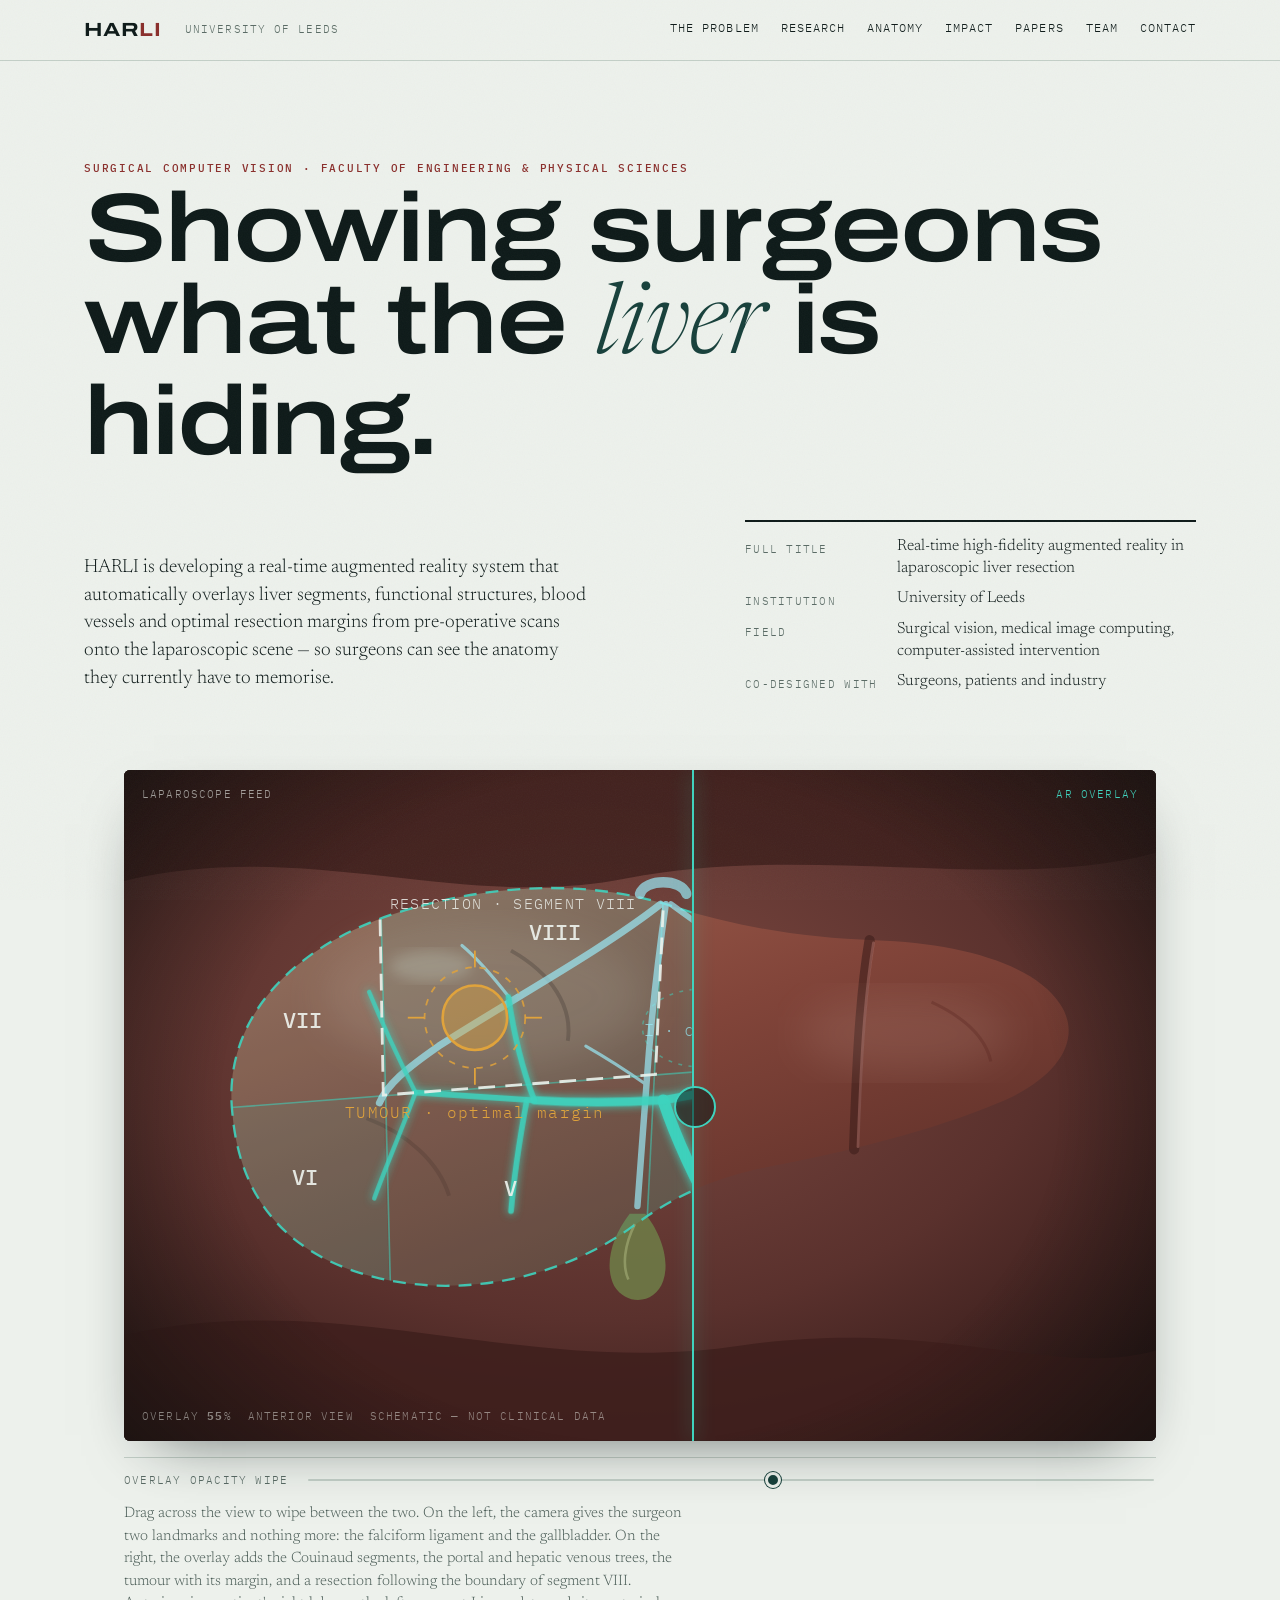
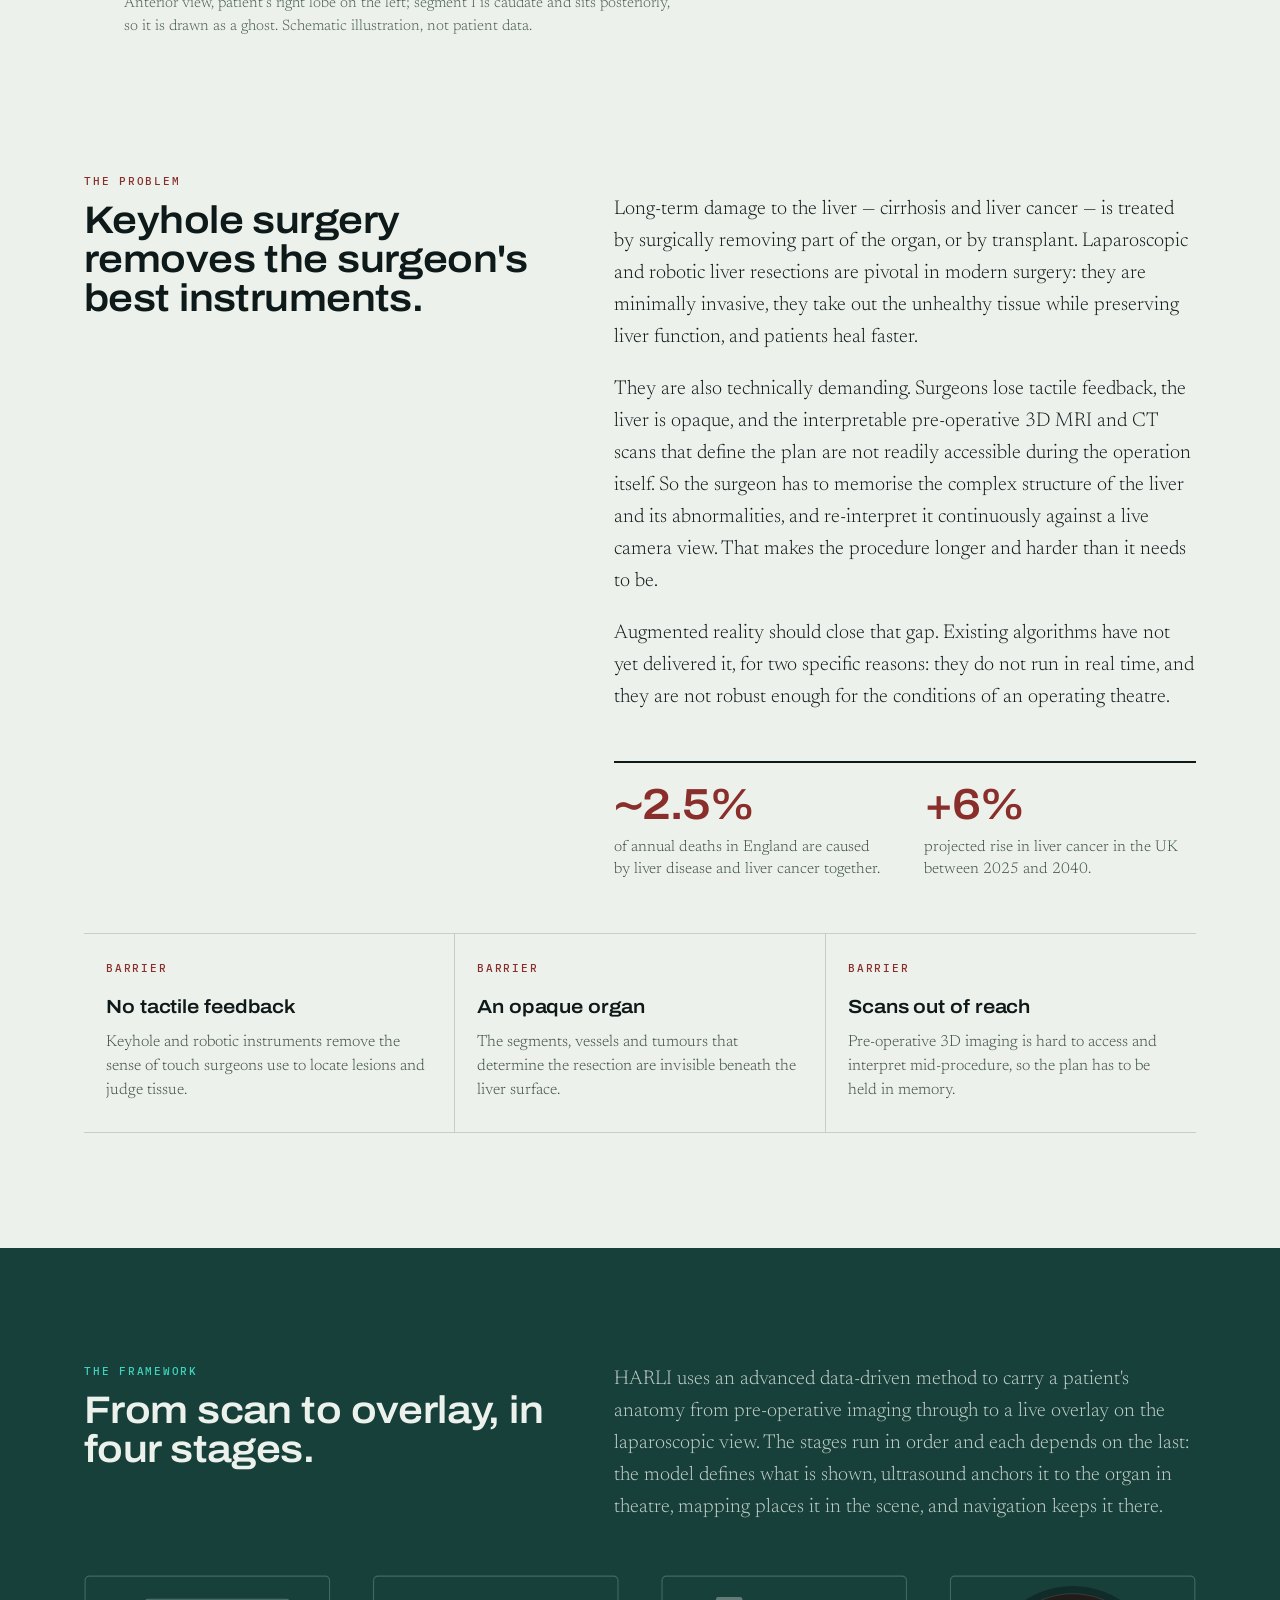
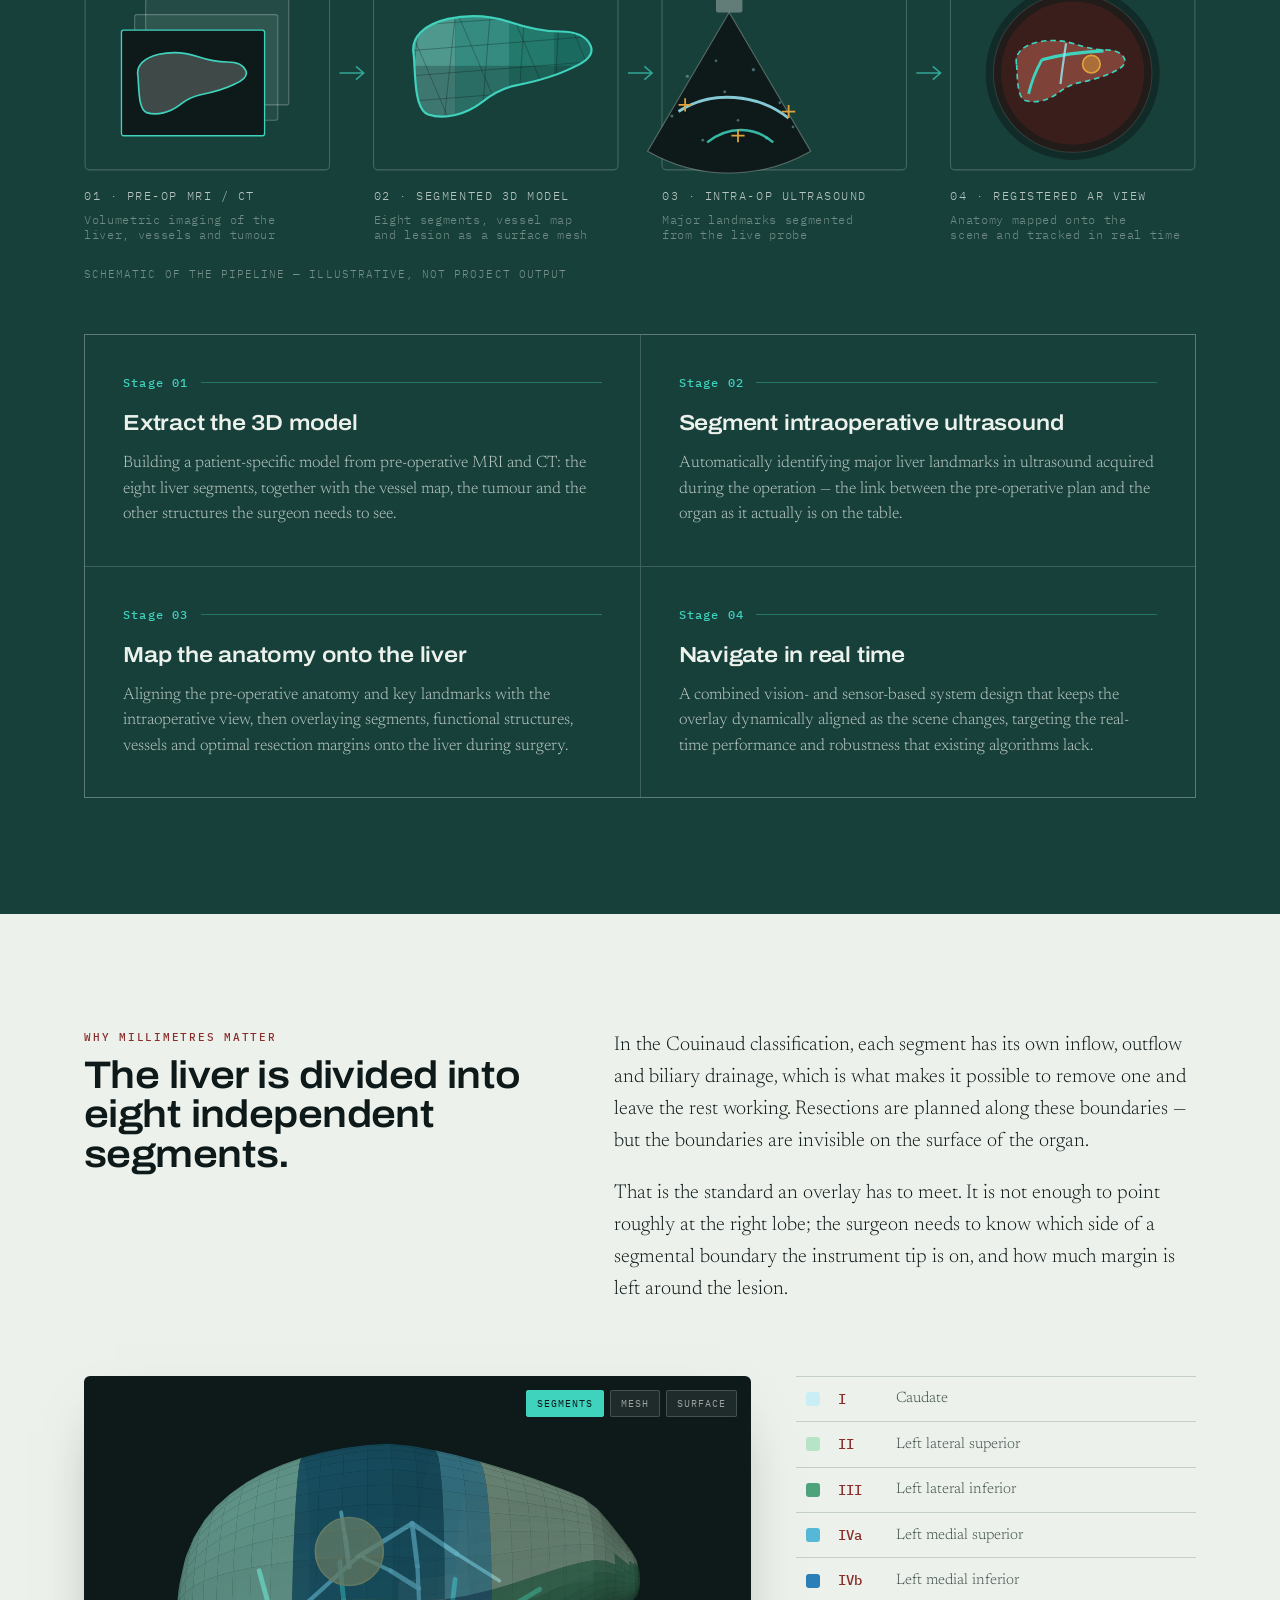
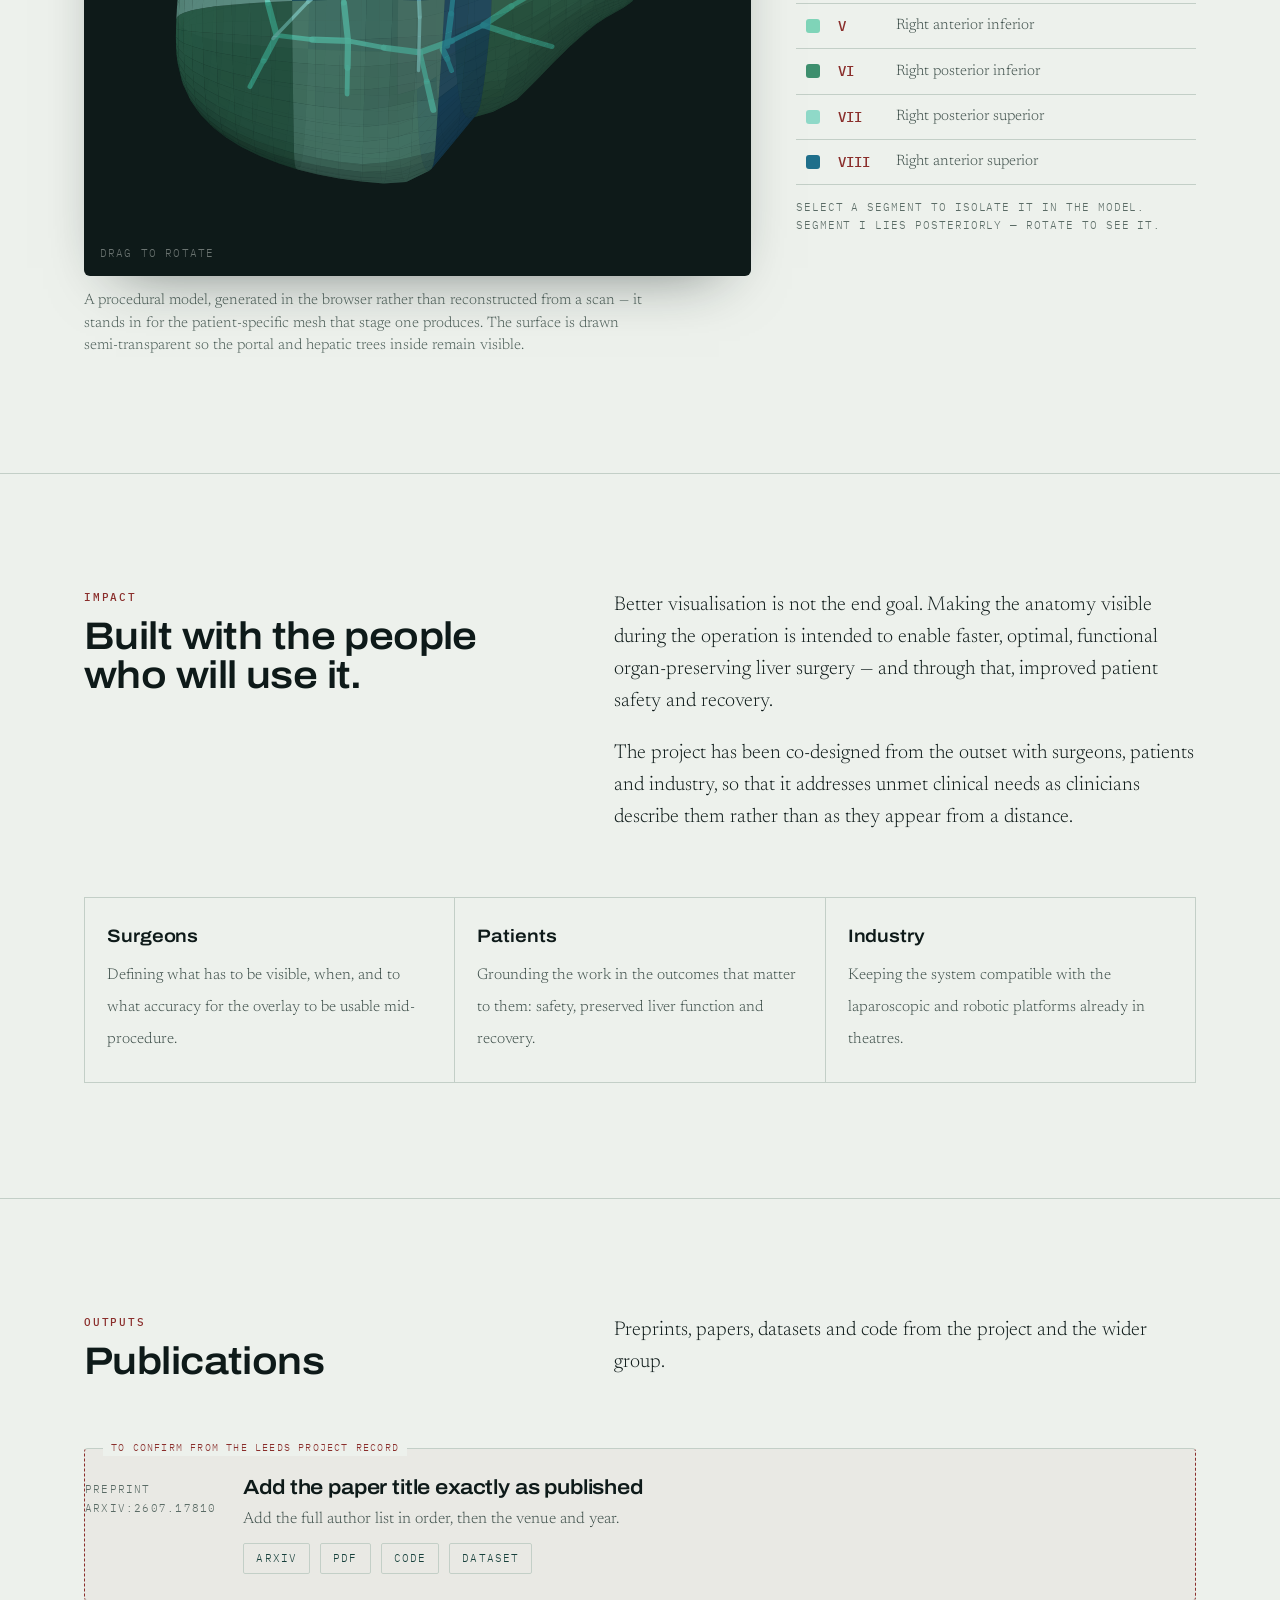
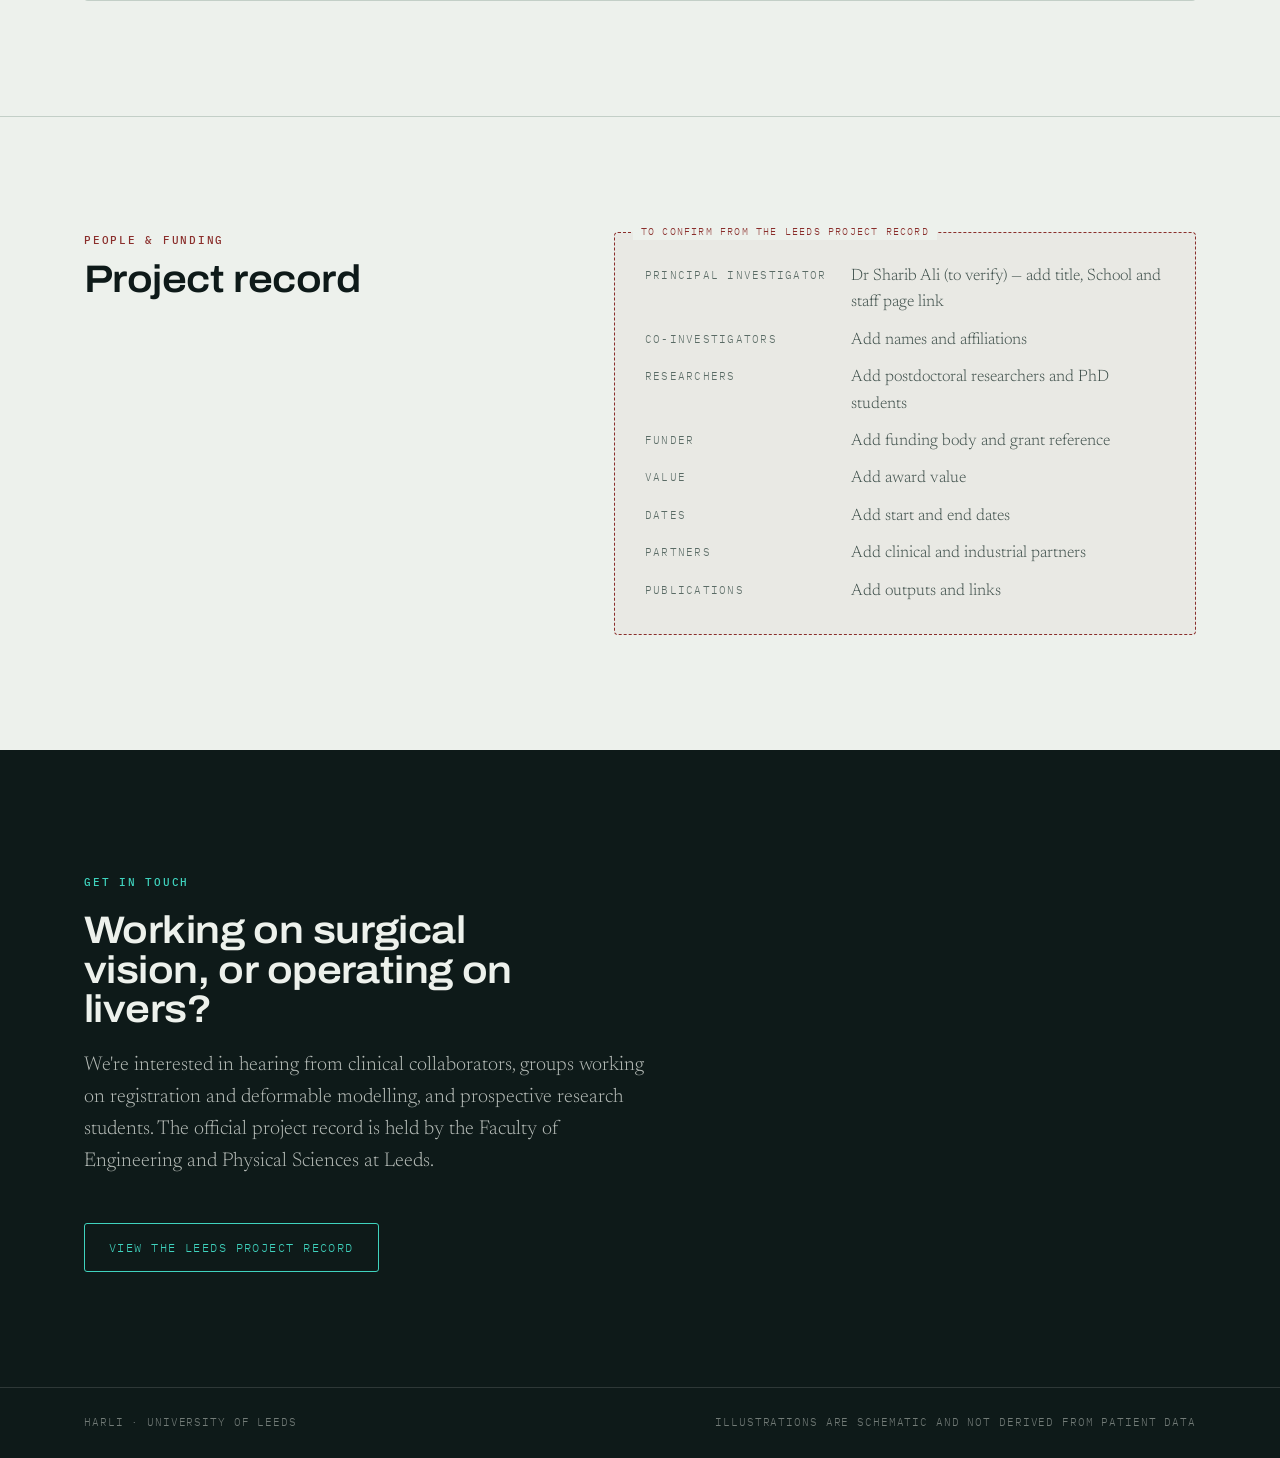
<file: files_backup/index.html>
<!DOCTYPE html>
<html lang="en-GB">
<head>
<meta charset="utf-8">
<meta name="viewport" content="width=device-width, initial-scale=1">
<title>HARLI — Real-time high-fidelity augmented reality in laparoscopic liver resection</title>
<meta name="description" content="HARLI is a research project at the University of Leeds developing a real-time augmented reality system that overlays liver segments, vessels, tumours and optimal resection margins from pre-operative scans onto the laparoscopic scene.">

<!-- Replace USERNAME and REPO once the site is published -->
<link rel="canonical" href="https://USERNAME.github.io/REPO/">
<meta property="og:type" content="website">
<meta property="og:title" content="HARLI — Real-time augmented reality in laparoscopic liver resection">
<meta property="og:description" content="Showing surgeons the liver segments, vessels, tumours and resection margins hidden beneath the surface of the organ.">
<meta property="og:url" content="https://USERNAME.github.io/REPO/">
<meta name="twitter:card" content="summary_large_image">
<meta name="theme-color" content="#17403B">
<link rel="icon" href="data:image/svg+xml,<svg xmlns='http://www.w3.org/2000/svg' viewBox='0 0 32 32'><rect width='32' height='32' rx='7' fill='%2317403B'/><circle cx='16' cy='16' r='8' fill='none' stroke='%233FD3BE' stroke-width='2.4'/><circle cx='16' cy='16' r='2.6' fill='%238A2E2B'/></svg>">
<link rel="preconnect" href="https://fonts.googleapis.com">
<link rel="preconnect" href="https://fonts.gstatic.com" crossorigin>
<link href="https://fonts.googleapis.com/css2?family=Archivo:wght@400;500;600;700&family=Newsreader:ital,opsz,wght@0,6..72,300;0,6..72,400;0,6..72,500;1,6..72,300&family=IBM+Plex+Mono:wght@400;500&display=swap" rel="stylesheet">
<style>
/* ============================================================
   HARLI — palette derived from the operating theatre itself.
   Surgical drape green is chosen in real theatres because it is
   the optical complement of blood red; it is the one colour the
   subject already owns. Hepatic oxblood is the single accent.
   ============================================================ */
:root{
  --ink:        #0E1A19;
  --drape:      #17403B;
  --drape-lift: #1E5850;
  --paper:      #EDF1EC;
  --paper-warm: #E3E9E2;
  --rule:       #C3CFC7;
  --oxblood:    #8A2E2B;
  --overlay:    #3FD3BE;   /* AR render tint, used only inside the viewport */
  --amber:      #E0A33C;

  --f-display: 'Archivo', 'Helvetica Neue', Arial, sans-serif;
  --f-body:    'Newsreader', Georgia, 'Times New Roman', serif;
  --f-mono:    'IBM Plex Mono', ui-monospace, 'SFMono-Regular', Menlo, monospace;

  --gutter: clamp(20px, 5vw, 72px);
  --maxw: 1240px;
}

*{box-sizing:border-box}
html{-webkit-text-size-adjust:100%}
body{
  margin:0;
  background:var(--paper);
  color:var(--ink);
  font-family:var(--f-body);
  font-size:clamp(17px,1.05vw + 14px,20px);
  line-height:1.6;
  font-weight:300;
  -webkit-font-smoothing:antialiased;
}
img,svg{display:block;max-width:100%}
a{color:inherit}

.wrap{max-width:var(--maxw);margin:0 auto;padding-inline:var(--gutter)}

/* ---------- shared type ---------- */
.eyebrow{
  font-family:var(--f-mono);
  font-size:11px;
  letter-spacing:.16em;
  text-transform:uppercase;
  font-weight:500;
}
.display{
  font-family:var(--f-display);
  font-weight:600;
  font-stretch:125%;
  line-height:.95;
  letter-spacing:-.02em;
  margin:0;
}
.section-title{
  font-family:var(--f-display);
  font-stretch:112%;
  font-weight:600;
  font-size:clamp(28px,3vw,44px);
  line-height:1.02;
  letter-spacing:-.015em;
  margin:0 0 .5em;
}
.lede{font-size:clamp(19px,1.5vw,25px);line-height:1.45;font-weight:300}

/* ---------- masthead ---------- */
.masthead{
  position:sticky;top:0;z-index:50;
  background:rgba(237,241,236,.86);
  backdrop-filter:blur(10px);
  border-bottom:1px solid var(--rule);
}
.masthead .wrap{display:flex;align-items:center;gap:24px;height:60px}
.mark{
  font-family:var(--f-display);font-stretch:125%;font-weight:700;
  font-size:19px;letter-spacing:.02em;text-decoration:none;
}
.mark span{color:var(--oxblood)}
.mast-sub{
  font-family:var(--f-mono);font-size:11px;letter-spacing:.1em;
  text-transform:uppercase;color:#5A6B65;margin-right:auto;
}
.mast-nav{display:flex;gap:22px}
.mast-nav a{
  font-family:var(--f-mono);font-size:11.5px;letter-spacing:.09em;
  text-transform:uppercase;text-decoration:none;padding-bottom:2px;
  border-bottom:1px solid transparent;
}
.mast-nav a:hover,.mast-nav a:focus-visible{border-bottom-color:var(--oxblood)}
@media(max-width:820px){.mast-sub,.mast-nav{display:none}}

/* ---------- hero ---------- */
.hero{padding:clamp(48px,7vw,104px) 0 0}
.hero-eyebrow{color:var(--oxblood);margin-bottom:26px}
.hero h1{
  font-size:clamp(40px,7.6vw,104px);
  max-width:16ch;
}
.hero h1 em{
  font-family:var(--f-body);font-style:italic;font-weight:300;
  font-stretch:normal;letter-spacing:-.01em;color:var(--drape);
}
.hero-grid{
  display:grid;grid-template-columns:1.15fr .85fr;
  gap:clamp(28px,4vw,72px);align-items:end;
  margin-top:clamp(28px,4vw,52px);
}
.hero-grid p{margin:0;max-width:46ch}
.factfile{border-top:2px solid var(--ink);padding-top:14px}
.factfile dl{margin:0;display:grid;grid-template-columns:auto 1fr;gap:9px 20px}
.factfile dt{
  font-family:var(--f-mono);font-size:10.5px;letter-spacing:.12em;
  text-transform:uppercase;color:#5A6B65;padding-top:5px;
}
.factfile dd{margin:0;font-size:16px;line-height:1.35}
@media(max-width:860px){.hero-grid{grid-template-columns:1fr}}

/* ---------- signature: the laparoscope viewport ---------- */
.scope{margin-top:clamp(40px,6vw,84px)}
.scope-frame{
  position:relative;
  background:var(--ink);
  border-radius:6px;
  overflow:hidden;
  aspect-ratio:800/520;
  cursor:ew-resize;
  touch-action:none;
  box-shadow:0 24px 60px -30px rgba(14,26,25,.65);
}
.scope-frame svg{position:absolute;inset:0;width:100%;height:100%}
.scope-overlay{
  position:absolute;inset:0;
  clip-path:inset(0 calc(100% - var(--wipe,55%)) 0 0);
}
.scope-vignette{position:absolute;inset:0;pointer-events:none}
.scope-handle{
  position:absolute;top:0;bottom:0;left:var(--wipe,55%);
  width:2px;background:var(--overlay);
  box-shadow:0 0 18px rgba(63,211,190,.7);
  pointer-events:none;
}
.scope-handle::after{
  content:'';position:absolute;top:50%;left:50%;
  width:38px;height:38px;margin:-19px 0 0 -19px;
  border:2px solid var(--overlay);border-radius:50%;
  background:rgba(14,26,25,.55);
}
.scope-tag{
  position:absolute;font-family:var(--f-mono);font-size:10.5px;
  letter-spacing:.11em;text-transform:uppercase;pointer-events:none;
}
.tag-left{left:18px;top:16px;color:rgba(237,241,236,.62)}
.tag-right{right:18px;top:16px;color:var(--overlay)}
.tag-read{
  left:18px;bottom:16px;color:rgba(237,241,236,.5);
  display:flex;gap:16px;flex-wrap:wrap;
}
@media(max-width:620px){.tag-read{font-size:9.5px;gap:10px}}

.scope-controls{
  display:flex;align-items:center;gap:18px;
  margin-top:16px;padding-top:14px;border-top:1px solid var(--rule);
}
.scope-controls label{
  font-family:var(--f-mono);font-size:11px;letter-spacing:.11em;
  text-transform:uppercase;white-space:nowrap;color:#5A6B65;
}
input[type=range]{
  flex:1;-webkit-appearance:none;appearance:none;
  height:2px;background:var(--rule);border-radius:2px;
}
input[type=range]::-webkit-slider-thumb{
  -webkit-appearance:none;width:16px;height:16px;border-radius:50%;
  background:var(--drape);border:3px solid var(--paper);
  box-shadow:0 0 0 1px var(--drape);cursor:pointer;
}
input[type=range]::-moz-range-thumb{
  width:16px;height:16px;border-radius:50%;
  background:var(--drape);border:3px solid var(--paper);cursor:pointer;
}
input[type=range]:focus-visible{outline:2px solid var(--oxblood);outline-offset:6px}
.scope-caption{
  font-size:15px;color:#4A5C56;margin:14px 0 0;max-width:62ch;line-height:1.5;
}

/* ---------- generic section ---------- */
section{padding:clamp(64px,9vw,132px) 0}
.rule-top{border-top:1px solid var(--rule)}
.two-col{display:grid;grid-template-columns:minmax(0,1fr) minmax(0,1.25fr);gap:clamp(28px,5vw,80px)}
@media(max-width:860px){.two-col{grid-template-columns:1fr;gap:24px}}
.col-label{position:sticky;top:96px;align-self:start}
@media(max-width:860px){.col-label{position:static}}
.col-label .eyebrow{color:var(--oxblood);display:block;margin-bottom:10px}

/* ---------- constraints ---------- */
.constraints{list-style:none;margin:clamp(28px,4vw,52px) 0 0;padding:0;
  display:grid;grid-template-columns:repeat(3,1fr);gap:1px;background:var(--rule);
  border-block:1px solid var(--rule);
}
.constraints li{background:var(--paper);padding:26px 22px 30px}
.constraints h3{
  font-family:var(--f-display);font-stretch:112%;font-weight:600;
  font-size:19px;margin:0 0 8px;letter-spacing:-.005em;
}
.constraints p{margin:0;font-size:16px;line-height:1.5;color:#3D4E49}
.constraints .eyebrow{color:var(--oxblood);display:block;margin-bottom:14px}
@media(max-width:760px){.constraints{grid-template-columns:1fr}}

/* ---------- dark strand band ---------- */
.band{background:var(--drape);color:var(--paper)}
.band .section-title{color:var(--paper)}
.band .eyebrow{color:var(--overlay)}
.strands{display:grid;grid-template-columns:repeat(2,1fr);gap:1px;
  background:rgba(237,241,236,.18);margin-top:clamp(32px,4vw,56px);
  border:1px solid rgba(237,241,236,.18);
}
.strand{background:var(--drape);padding:clamp(24px,3vw,38px)}
.strand h3{
  font-family:var(--f-display);font-stretch:112%;font-weight:600;
  font-size:clamp(20px,1.7vw,26px);margin:14px 0 10px;letter-spacing:-.01em;
}
.strand p{margin:0;font-size:16.5px;line-height:1.55;color:rgba(237,241,236,.78)}
.strand .eyebrow{color:var(--overlay)}
@media(max-width:760px){.strands{grid-template-columns:1fr}}

/* ---------- Couinaud segments ---------- */
.segments{
  display:grid;grid-template-columns:repeat(8,1fr);gap:8px;
  margin-top:clamp(28px,4vw,48px);
}
.seg{
  border:1px solid var(--rule);border-radius:3px;
  padding:14px 10px 16px;background:var(--paper-warm);
  transition:background .18s ease,border-color .18s ease,transform .18s ease;
}
.seg:hover{background:var(--paper);border-color:var(--drape);transform:translateY(-3px)}
.seg .num{
  font-family:var(--f-mono);font-size:15px;font-weight:500;
  color:var(--oxblood);display:block;margin-bottom:6px;
}
.seg .nm{font-size:13.5px;line-height:1.35;color:#3D4E49;display:block}
@media(max-width:900px){.segments{grid-template-columns:repeat(4,1fr)}}
@media(max-width:460px){.segments{grid-template-columns:repeat(2,1fr)}}

/* ---------- placeholder blocks ---------- */
.tbc{
  border:1px dashed var(--oxblood);border-radius:4px;
  padding:clamp(20px,2.6vw,30px);background:rgba(138,46,43,.035);
  position:relative;
}
.tbc::before{
  content:'To confirm from the Leeds project record';
  position:absolute;top:-9px;left:18px;background:var(--paper);
  padding:0 8px;font-family:var(--f-mono);font-size:10px;
  letter-spacing:.12em;text-transform:uppercase;color:var(--oxblood);
}
.tbc dl{margin:0;display:grid;grid-template-columns:auto 1fr;gap:11px 24px}
.tbc dt{font-family:var(--f-mono);font-size:10.5px;letter-spacing:.12em;
  text-transform:uppercase;color:#5A6B65;padding-top:4px}
.tbc dd{margin:0;font-size:16.5px;color:#3D4E49}
@media(max-width:560px){.tbc dl{grid-template-columns:1fr;gap:2px 0}.tbc dd{margin-bottom:12px}}

/* ---------- contact / footer ---------- */
.contact{background:var(--ink);color:var(--paper)}
.contact .section-title{color:var(--paper)}
.contact a.btn{
  display:inline-block;margin-top:26px;
  font-family:var(--f-mono);font-size:12px;letter-spacing:.12em;
  text-transform:uppercase;text-decoration:none;
  border:1px solid var(--overlay);color:var(--overlay);
  padding:14px 24px;border-radius:3px;transition:background .2s ease,color .2s ease;
}
.contact a.btn:hover,.contact a.btn:focus-visible{background:var(--overlay);color:var(--ink)}
.contact p{color:rgba(237,241,236,.75);max-width:52ch}
footer{background:var(--ink);color:rgba(237,241,236,.45);
  border-top:1px solid rgba(237,241,236,.14);padding:26px 0}
footer .wrap{display:flex;justify-content:space-between;gap:18px;flex-wrap:wrap;
  font-family:var(--f-mono);font-size:11px;letter-spacing:.08em;text-transform:uppercase}
footer a{color:rgba(237,241,236,.7)}

/* ---------- pipeline stage numbers ---------- */
.strand .stage{
  font-family:var(--f-mono);font-size:12px;font-weight:500;
  letter-spacing:.1em;color:var(--overlay);
  display:flex;align-items:center;gap:12px;
}
.strand .stage::after{
  content:'';flex:1;height:1px;background:rgba(63,211,190,.35);
}

/* ---------- statistics aside ---------- */
.stats{
  margin:clamp(30px,4vw,48px) 0 0;
  display:grid;grid-template-columns:repeat(2,1fr);
  gap:clamp(20px,3vw,40px);
  border-top:2px solid var(--ink);padding-top:20px;
}
.stats .fig{
  font-family:var(--f-display);font-stretch:112%;font-weight:600;
  font-size:clamp(30px,3.4vw,46px);line-height:1;letter-spacing:-.02em;
  color:var(--oxblood);display:block;margin-bottom:10px;
}
.stats p{margin:0;font-size:15.5px;line-height:1.45;color:#3D4E49;max-width:34ch}
@media(max-width:560px){.stats{grid-template-columns:1fr;gap:24px}}

/* ---------- co-design ---------- */
.codesign{
  list-style:none;margin:clamp(26px,3.5vw,44px) 0 0;padding:0;
  display:grid;grid-template-columns:repeat(3,1fr);gap:1px;
  background:var(--rule);border:1px solid var(--rule);
}
.codesign li{background:var(--paper);padding:24px 22px 28px}
.codesign strong{
  display:block;font-family:var(--f-display);font-stretch:112%;
  font-weight:600;font-size:18px;margin-bottom:7px;letter-spacing:-.005em;
}
.codesign span{font-size:15.5px;line-height:1.5;color:#3D4E49}
@media(max-width:760px){.codesign{grid-template-columns:1fr}}

/* ---------- publications ---------- */
.pubs{list-style:none;margin:clamp(28px,4vw,48px) 0 0;padding:0}
.pubs li{
  display:grid;grid-template-columns:120px 1fr;gap:clamp(16px,3vw,40px);
  padding:26px 0;border-top:1px solid var(--rule);
}
.pubs li:last-child{border-bottom:1px solid var(--rule)}
.pub-meta{
  font-family:var(--f-mono);font-size:11px;letter-spacing:.11em;
  text-transform:uppercase;color:#5A6B65;line-height:1.7;padding-top:5px;
}
.pub-title{
  font-family:var(--f-display);font-stretch:112%;font-weight:600;
  font-size:clamp(19px,1.6vw,23px);line-height:1.2;letter-spacing:-.008em;
  margin:0 0 8px;
}
.pub-authors{margin:0 0 12px;font-size:16px;color:#3D4E49;line-height:1.45}
.pub-links{display:flex;gap:10px;flex-wrap:wrap}
.pub-links a{
  font-family:var(--f-mono);font-size:10.5px;letter-spacing:.11em;
  text-transform:uppercase;text-decoration:none;
  border:1px solid var(--rule);border-radius:2px;padding:6px 12px;
  color:var(--drape);transition:border-color .18s ease,background .18s ease;
}
.pub-links a:hover,.pub-links a:focus-visible{border-color:var(--drape);background:var(--paper-warm)}
@media(max-width:640px){.pubs li{grid-template-columns:1fr;gap:10px}.pub-meta{padding-top:0}}

/* ---------- 3D model viewer ---------- */
.model{display:grid;grid-template-columns:1.25fr .75fr;gap:clamp(24px,3.5vw,56px);
  margin-top:clamp(30px,4vw,54px);align-items:start}
@media(max-width:900px){.model{grid-template-columns:1fr}}
.model-stage{
  position:relative;background:var(--ink);border-radius:6px;overflow:hidden;
  aspect-ratio:4/3;cursor:grab;touch-action:none;
  box-shadow:0 24px 60px -32px rgba(14,26,25,.6);
}
.model-stage:active{cursor:grabbing}
.model-stage canvas{width:100%;height:100%;display:block}
.model-hint{
  position:absolute;left:16px;bottom:14px;pointer-events:none;
  font-family:var(--f-mono);font-size:10.5px;letter-spacing:.11em;
  text-transform:uppercase;color:rgba(237,241,236,.42);
}
.model-modes{position:absolute;right:14px;top:14px;display:flex;gap:6px}
.model-modes button{
  font-family:var(--f-mono);font-size:10px;letter-spacing:.1em;text-transform:uppercase;
  background:rgba(237,241,236,.08);color:rgba(237,241,236,.6);
  border:1px solid rgba(237,241,236,.18);border-radius:2px;
  padding:6px 10px;cursor:pointer;transition:background .18s ease,color .18s ease;
}
.model-modes button:hover{background:rgba(237,241,236,.16);color:var(--paper)}
.model-modes button[aria-pressed=true]{background:var(--overlay);color:var(--ink);border-color:var(--overlay)}

.seg-list{list-style:none;margin:0;padding:0;border-top:1px solid var(--rule)}
.seg-list li{border-bottom:1px solid var(--rule)}
.seg-list button{
  width:100%;display:grid;grid-template-columns:26px 46px 1fr;align-items:center;
  gap:12px;padding:11px 4px;background:none;border:0;cursor:pointer;
  text-align:left;font:inherit;color:inherit;transition:background .15s ease;
}
.seg-list button:hover,.seg-list button[aria-pressed=true]{background:var(--paper-warm)}
.seg-swatch{width:14px;height:14px;border-radius:3px;justify-self:center}
.seg-roman{font-family:var(--f-mono);font-size:14px;font-weight:500;color:var(--oxblood)}
.seg-name{font-size:15px;line-height:1.3;color:#3D4E49}
.seg-note{
  font-family:var(--f-mono);font-size:10.5px;letter-spacing:.09em;text-transform:uppercase;
  color:#5A6B65;margin:14px 0 0;line-height:1.7;
}

/* ---------- pipeline figure ---------- */
.pipeline{margin:clamp(30px,4vw,52px) 0 0}
.pipeline svg{width:100%;height:auto}
.pipeline figcaption{
  font-family:var(--f-mono);font-size:10.5px;letter-spacing:.1em;text-transform:uppercase;
  color:rgba(237,241,236,.45);margin-top:14px;
}

/* ---------- page grain ---------- */
body::after{
  content:'';position:fixed;inset:0;pointer-events:none;z-index:99;opacity:.035;
  background-image:url("data:image/svg+xml,%3Csvg xmlns='http://www.w3.org/2000/svg' width='140' height='140'%3E%3Cfilter id='n'%3E%3CfeTurbulence type='fractalNoise' baseFrequency='.85' numOctaves='3'/%3E%3C/filter%3E%3Crect width='140' height='140' filter='url(%23n)'/%3E%3C/svg%3E");
}
html{scroll-behavior:smooth}

/* ---------- reveal ---------- */
.rise{opacity:0;transform:translateY(18px);transition:opacity .7s ease,transform .7s ease}
.rise.in{opacity:1;transform:none}
@media(prefers-reduced-motion:reduce){
  *{animation:none!important;transition:none!important}
  .rise{opacity:1;transform:none}
  html{scroll-behavior:auto}
}
:focus-visible{outline:2px solid var(--oxblood);outline-offset:3px}
</style>
</head>
<body>

<header class="masthead">
  <div class="wrap">
    <a class="mark" href="#top">HAR<span>LI</span></a>
    <span class="mast-sub">University of Leeds</span>
    <nav class="mast-nav">
      <a href="#problem">The problem</a>
      <a href="#work">Research</a>
      <a href="#anatomy">Anatomy</a>
      <a href="#impact">Impact</a>
      <a href="#publications">Papers</a>
      <a href="#team">Team</a>
      <a href="#contact">Contact</a>
    </nav>
  </div>
</header>

<main id="top">

  <!-- ============ HERO ============ -->
  <div class="hero">
    <div class="wrap">
      <span class="eyebrow hero-eyebrow">Surgical computer vision · Faculty of Engineering &amp; Physical Sciences</span>
      <h1 class="display">Showing surgeons what the <em>liver</em> is hiding.</h1>

      <div class="hero-grid">
        <p class="lede">
          HARLI is developing a real-time augmented reality system that automatically
          overlays liver segments, functional structures, blood vessels and optimal
          resection margins from pre-operative scans onto the laparoscopic scene — so
          surgeons can see the anatomy they currently have to memorise.
        </p>
        <div class="factfile">
          <dl>
            <dt>Full title</dt>
            <dd>Real-time high-fidelity augmented reality in laparoscopic liver resection</dd>
            <dt>Institution</dt>
            <dd>University of Leeds</dd>
            <dt>Field</dt>
            <dd>Surgical vision, medical image computing, computer-assisted intervention</dd>
            <dt>Co-designed with</dt>
            <dd>Surgeons, patients and industry</dd>
          </dl>
        </div>
      </div>

      <!-- ---- signature element: the laparoscope viewport ---- -->
      <figure class="scope">
        <div class="scope-frame" id="scope" style="--wipe:55%">

          <!-- ============================================================
               Anterior view of the liver. Patient's right lobe appears on
               the viewer's left. Shared outline path is used by both the
               camera layer and the overlay so the two stay registered.
               ============================================================ -->

          <!-- ---------- camera layer: what the laparoscope sees ---------- -->
          <svg viewBox="0 0 800 520" aria-hidden="true">
            <defs>
              <radialGradient id="tissue" cx="45%" cy="38%" r="80%">
                <stop offset="0%"   stop-color="#7E4A42"/>
                <stop offset="55%"  stop-color="#5A312D"/>
                <stop offset="100%" stop-color="#281413"/>
              </radialGradient>
              <linearGradient id="organ" x1="0.1" y1="0" x2="0.9" y2="1">
                <stop offset="0%"   stop-color="#A0604F"/>
                <stop offset="42%"  stop-color="#82453A"/>
                <stop offset="100%" stop-color="#552A24"/>
              </linearGradient>
              <filter id="soft"><feGaussianBlur stdDeviation="16"/></filter>
              <filter id="soft2"><feGaussianBlur stdDeviation="5"/></filter>
            </defs>

            <rect width="800" height="520" fill="url(#tissue)"/>
            <path d="M0,438 C170,400 310,472 480,446 C630,424 722,472 800,450 L800,520 L0,520 Z"
                  fill="#3F1F1D" opacity=".85"/>
            <path d="M0,86 C140,52 260,110 390,84 C530,56 690,96 800,64 L800,0 L0,0 Z"
                  fill="#371A18" opacity=".7"/>

            <!-- liver: bulky right lobe, tapering left lobe, sharp inferior margin -->
            <path d="M84,266 C76,194 130,136 214,110 C298,84 372,88 426,106
                     C476,122 528,130 582,132 C646,134 706,150 726,182
                     C744,210 722,240 678,258 C626,280 560,296 498,308
                     C456,316 424,332 394,354 C342,392 266,410 198,394
                     C130,378 90,336 84,266 Z"
                  fill="url(#organ)"/>

            <!-- falciform ligament: one of only two Couinaud-relevant landmarks visible on the surface -->
            <path d="M578,132 C570,180 568,240 566,294" fill="none"
                  stroke="#3E1E1B" stroke-width="8" opacity=".6" stroke-linecap="round"/>
            <path d="M581,134 C573,182 571,240 569,292" fill="none"
                  stroke="#C4837A" stroke-width="2.2" opacity=".4" stroke-linecap="round"/>

            <!-- gallbladder at the inferior margin: the other surface landmark, marks the Cantlie line -->
            <path d="M392,344 C378,362 372,384 380,400 C390,416 412,414 418,396
                     C424,378 414,356 404,344 Z"
                  fill="#6E7A46" opacity=".9"/>
            <path d="M396,352 C388,368 386,384 391,395" fill="none"
                  stroke="#B9C48A" stroke-width="2" opacity=".45"/>

            <!-- wet specular highlights -->
            <ellipse cx="280" cy="176" rx="126" ry="56" fill="#EFCDBE" opacity=".15" filter="url(#soft)"/>
            <ellipse cx="606" cy="204" rx="82"  ry="32" fill="#EFCDBE" opacity=".11" filter="url(#soft)"/>
            <ellipse cx="238" cy="152" rx="32"  ry="12" fill="#FFF1E6" opacity=".22" filter="url(#soft2)"/>

            <!-- faint capsular vessels the camera can genuinely resolve -->
            <path d="M300,140 C332,158 348,184 344,210" fill="none" stroke="#592622" stroke-width="3" opacity=".45"/>
            <path d="M188,270 C220,282 244,304 252,330" fill="none" stroke="#592622" stroke-width="3" opacity=".4"/>
            <path d="M626,180 C652,192 668,208 672,226" fill="none" stroke="#592622" stroke-width="2.4" opacity=".35"/>
          </svg>

          <!-- ---------- AR overlay layer ---------- -->
          <div class="scope-overlay" id="overlay">
            <svg viewBox="0 0 800 520" aria-hidden="true">
              <defs>
                <clipPath id="liverClip">
                  <path d="M84,266 C76,194 130,136 214,110 C298,84 372,88 426,106
                           C476,122 528,130 582,132 C646,134 706,150 726,182
                           C744,210 722,240 678,258 C626,280 560,296 498,308
                           C456,316 424,332 394,354 C342,392 266,410 198,394
                           C130,378 90,336 84,266 Z"/>
                </clipPath>
                <filter id="glow"><feGaussianBlur stdDeviation="3.5" result="b"/>
                  <feMerge><feMergeNode in="b"/><feMergeNode in="SourceGraphic"/></feMerge></filter>
              </defs>

              <!-- Couinaud segments. Divisions follow the three hepatic venous
                   planes (vertical) and the portal plane (transverse).
                   Segment I is caudate and lies posteriorly: shown as a ghost. -->
              <g clip-path="url(#liverClip)">
                <polygon points="0,-20 196,-20 201,252 0,268"      fill="#3FD3BE" opacity=".13"/><!-- VII -->
                <polygon points="0,268 201,252 210,540 0,540"      fill="#3FD3BE" opacity=".20"/><!-- VI  -->
                <polygon points="196,-20 424,-20 412,236 201,252"  fill="#3FD3BE" opacity=".20"/><!-- VIII-->
                <polygon points="201,252 412,236 396,540 210,540"  fill="#3FD3BE" opacity=".13"/><!-- V   -->
                <polygon points="424,-20 578,-20 572,223 412,236"  fill="#3FD3BE" opacity=".13"/><!-- IVa -->
                <polygon points="412,236 572,223 562,540 396,540"  fill="#3FD3BE" opacity=".20"/><!-- IVb -->
                <polygon points="578,-20 820,-20 820,205 572,223"  fill="#3FD3BE" opacity=".20"/><!-- II  -->
                <polygon points="572,223 820,205 820,540 562,540"  fill="#3FD3BE" opacity=".13"/><!-- III -->

                <!-- segmental boundaries -->
                <g stroke="#3FD3BE" stroke-width="1.3" opacity=".55" fill="none">
                  <line x1="196" y1="-20" x2="210" y2="540"/>
                  <line x1="424" y1="-20" x2="396" y2="540"/>
                  <line x1="578" y1="-20" x2="562" y2="540"/>
                  <line x1="0"   y1="268" x2="820" y2="205"/>
                </g>
              </g>

              <!-- registered organ boundary -->
              <path d="M84,266 C76,194 130,136 214,110 C298,84 372,88 426,106
                       C476,122 528,130 582,132 C646,134 706,150 726,182
                       C744,210 722,240 678,258 C626,280 560,296 498,308
                       C456,316 424,332 394,354 C342,392 266,410 198,394
                       C130,378 90,336 84,266 Z"
                    fill="none" stroke="#3FD3BE" stroke-width="1.8"
                    stroke-dasharray="10 7" opacity=".9"/>

              <!-- caudate lobe, posterior to segment IV -->
              <ellipse cx="446" cy="200" rx="44" ry="30" fill="none" stroke="#3FD3BE"
                       stroke-width="1.2" stroke-dasharray="3 5" opacity=".5"/>

              <!-- hepatic veins: three trunks converging on the IVC -->
              <g fill="none" stroke="#9BE8F5" stroke-linecap="round" opacity=".7">
                <path d="M416,104 C370,140 300,178 244,214 C218,232 204,244 198,258" stroke-width="5.5"/>
                <path d="M420,104 C412,160 408,200 405,244 C402,286 400,312 398,338" stroke-width="5"/>
                <path d="M424,104 C462,132 512,166 552,198 C564,208 570,216 573,226" stroke-width="4.5"/>
                <path d="M300,178 C286,160 274,146 262,136" stroke-width="2.4"/>
                <path d="M405,244 C388,232 372,222 358,214" stroke-width="2.4"/>
                <path d="M512,166 C508,146 502,130 496,118" stroke-width="2.4"/>
              </g>
              <path d="M400,96 C404,84 432,84 436,96" fill="none" stroke="#9BE8F5"
                    stroke-width="8" opacity=".7" stroke-linecap="round"/>

              <!-- portal venous tree: bifurcation at the hilum, then sectoral branches -->
              <g fill="none" stroke="#3FD3BE" stroke-linecap="round" filter="url(#glow)">
                <path d="M462,352 C444,320 428,286 418,256" stroke-width="9" opacity=".95"/>
                <!-- left portal vein -->
                <path d="M418,256 C470,246 520,238 566,230" stroke-width="6.5" opacity=".9"/>
                <path d="M566,230 C596,214 622,196 640,178" stroke-width="4" opacity=".85"/>
                <path d="M566,230 C592,240 616,250 634,258" stroke-width="4" opacity=".85"/>
                <path d="M500,244 C502,216 498,192 492,172" stroke-width="3.4" opacity=".8"/>
                <path d="M494,246 C488,268 482,286 478,300" stroke-width="3.4" opacity=".8"/>
                <!-- right portal vein -->
                <path d="M418,256 C384,258 350,258 318,256" stroke-width="6.5" opacity=".9"/>
                <!-- right anterior sector -->
                <path d="M318,256 C308,230 302,204 298,176" stroke-width="4.4" opacity=".85"/>
                <path d="M312,257 C306,290 302,318 300,342" stroke-width="4.4" opacity=".85"/>
                <!-- right posterior sector -->
                <path d="M318,256 C286,254 254,252 226,250" stroke-width="4.4" opacity=".85"/>
                <path d="M226,250 C212,222 200,196 190,172" stroke-width="3.4" opacity=".8"/>
                <path d="M226,250 C214,282 202,310 194,332" stroke-width="3.4" opacity=".8"/>
              </g>

              <!-- segment labels -->
              <g font-family="IBM Plex Mono, monospace" font-size="17" font-weight="500"
                 fill="#EDF1EC" opacity=".92" text-anchor="middle">
                <text x="138" y="200">VII</text>
                <text x="140" y="322">VI</text>
                <text x="334" y="132">VIII</text>
                <text x="300" y="330">V</text>
                <text x="496" y="160">IVa</text>
                <text x="480" y="282">IVb</text>
                <text x="648" y="182">II</text>
                <text x="630" y="252">III</text>
              </g>
              <text x="446" y="206" font-family="IBM Plex Mono, monospace" font-size="13"
                    fill="#9BE8F5" opacity=".75" text-anchor="middle">I · caudate</text>

              <!-- lesion in segment VIII, with resection margin -->
              <circle cx="272" cy="192" r="25" fill="rgba(224,163,60,.38)" stroke="#E0A33C" stroke-width="2"/>
              <circle cx="272" cy="192" r="39" fill="none" stroke="#E0A33C" stroke-width="1.4"
                      stroke-dasharray="5 6" opacity=".85"/>
              <line x1="272" y1="140" x2="272" y2="153" stroke="#E0A33C" stroke-width="1.4"/>
              <line x1="272" y1="231" x2="272" y2="244" stroke="#E0A33C" stroke-width="1.4"/>
              <line x1="220" y1="192" x2="233" y2="192" stroke="#E0A33C" stroke-width="1.4"/>
              <line x1="311" y1="192" x2="324" y2="192" stroke="#E0A33C" stroke-width="1.4"/>
              <text x="272" y="270" fill="#E0A33C" font-family="IBM Plex Mono, monospace"
                    font-size="12.5" letter-spacing="1" text-anchor="middle">TUMOUR · optimal margin</text>

              <!-- planned anatomical resection: follows the segment VIII boundary, not a straight line -->
              <g clip-path="url(#liverClip)">
                <polygon points="196,-20 424,-20 412,236 201,252" fill="none"
                         stroke="#EDF1EC" stroke-width="2.2" stroke-dasharray="13 8" opacity=".9"/>
              </g>
              <text x="206" y="108" fill="rgba(237,241,236,.85)" font-family="IBM Plex Mono, monospace"
                    font-size="12" letter-spacing="1">RESECTION · SEGMENT VIII</text>

              <!-- vessel key -->
              <g font-family="IBM Plex Mono, monospace" font-size="11" letter-spacing="1">
                <line x1="612" y1="352" x2="636" y2="352" stroke="#3FD3BE" stroke-width="4"/>
                <text x="646" y="356" fill="rgba(237,241,236,.72)">PORTAL</text>
                <line x1="612" y1="372" x2="636" y2="372" stroke="#9BE8F5" stroke-width="4"/>
                <text x="646" y="376" fill="rgba(237,241,236,.72)">HEPATIC VEIN</text>
              </g>
            </svg>
          </div>

          <!-- laparoscope barrel vignette -->
          <div class="scope-vignette" style="background:radial-gradient(ellipse 78% 96% at 50% 50%, transparent 52%, rgba(6,12,11,.55) 82%, rgba(6,12,11,.95) 100%)"></div>

          <span class="scope-tag tag-left">Laparoscope feed</span>
          <span class="scope-tag tag-right">AR overlay</span>
          <span class="scope-tag tag-read">
            <span>Overlay <b id="pct">55</b>%</span>
            <span>Anterior view</span>
            <span>Schematic — not clinical data</span>
          </span>
          <div class="scope-handle" id="handle"></div>
        </div>

        <div class="scope-controls">
          <label for="wipe">Overlay opacity wipe</label>
          <input type="range" id="wipe" min="0" max="100" value="55"
                 aria-label="Wipe between the plain laparoscope view and the augmented reality overlay">
        </div>
        <figcaption class="scope-caption">
          Drag across the view to wipe between the two. On the left, the camera gives the
          surgeon two landmarks and nothing more: the falciform ligament and the gallbladder.
          On the right, the overlay adds the Couinaud segments, the portal and hepatic venous
          trees, the tumour with its margin, and a resection following the boundary of segment
          VIII. Anterior view, patient's right lobe on the left; segment I is caudate and sits
          posteriorly, so it is drawn as a ghost. Schematic illustration, not patient data.
        </figcaption>
      </figure>
    </div>
  </div>

  <!-- ============ PROBLEM ============ -->
  <section id="problem">
    <div class="wrap">
      <div class="two-col">
        <div class="col-label">
          <span class="eyebrow">The problem</span>
          <h2 class="section-title">Keyhole surgery removes the surgeon's best instruments.</h2>
        </div>
        <div>
          <p>
            Long-term damage to the liver — cirrhosis and liver cancer — is treated by
            surgically removing part of the organ, or by transplant. Laparoscopic and robotic
            liver resections are pivotal in modern surgery: they are minimally invasive,
            they take out the unhealthy tissue while preserving liver function, and patients
            heal faster.
          </p>
          <p>
            They are also technically demanding. Surgeons lose tactile feedback, the liver is
            opaque, and the interpretable pre-operative 3D MRI and CT scans that define the
            plan are not readily accessible during the operation itself. So the surgeon has to
            memorise the complex structure of the liver and its abnormalities, and re-interpret
            it continuously against a live camera view. That makes the procedure longer and
            harder than it needs to be.
          </p>
          <p>
            Augmented reality should close that gap. Existing algorithms have not yet
            delivered it, for two specific reasons: they do not run in real time, and they are
            not robust enough for the conditions of an operating theatre.
          </p>

          <div class="stats">
            <div>
              <span class="fig">~2.5%</span>
              <p>of annual deaths in England are caused by liver disease and liver cancer together.</p>
            </div>
            <div>
              <span class="fig">+6%</span>
              <p>projected rise in liver cancer in the UK between 2025 and 2040.</p>
            </div>
          </div>
        </div>
      </div>

      <ul class="constraints">
        <li>
          <span class="eyebrow">Barrier</span>
          <h3>No tactile feedback</h3>
          <p>Keyhole and robotic instruments remove the sense of touch surgeons use to locate lesions and judge tissue.</p>
        </li>
        <li>
          <span class="eyebrow">Barrier</span>
          <h3>An opaque organ</h3>
          <p>The segments, vessels and tumours that determine the resection are invisible beneath the liver surface.</p>
        </li>
        <li>
          <span class="eyebrow">Barrier</span>
          <h3>Scans out of reach</h3>
          <p>Pre-operative 3D imaging is hard to access and interpret mid-procedure, so the plan has to be held in memory.</p>
        </li>
      </ul>
    </div>
  </section>

  <!-- ============ RESEARCH STRANDS ============ -->
  <section id="work" class="band">
    <div class="wrap">
      <div class="two-col">
        <div class="col-label">
          <span class="eyebrow">The framework</span>
          <h2 class="section-title">From scan to overlay, in four stages.</h2>
        </div>
        <div>
          <p style="color:rgba(237,241,236,.8);margin:0">
            HARLI uses an advanced data-driven method to carry a patient's anatomy from
            pre-operative imaging through to a live overlay on the laparoscopic view. The
            stages run in order and each depends on the last: the model defines what is
            shown, ultrasound anchors it to the organ in theatre, mapping places it in the
            scene, and navigation keeps it there.
          </p>
        </div>
      </div>

      <figure class="pipeline">
        <svg viewBox="0 0 1010 252" xmlns="http://www.w3.org/2000/svg" role="img"
             aria-label="Four-stage pipeline: pre-operative scan, patient-specific 3D model, intraoperative ultrasound landmarks, and the augmented reality overlay.">
          <defs>
            <path id="liverMini"
                  d="M14,52 C10,32 26,18 52,12 C80,6 104,10 122,16
                     C140,22 158,26 176,26 C194,26 206,32 210,42
                     C214,52 204,60 190,66 C170,76 146,82 126,86
                     C112,89 100,96 90,104 C72,118 48,124 30,118
                     C14,112 16,72 14,52 Z"/>
            <clipPath id="miniClip"><use href="#liverMini"/></clipPath>
          </defs>

          <g fill="none" stroke="rgba(237,241,236,.22)" stroke-width="1">
            <rect x="1"   y="1" width="222" height="176" rx="4"/>
            <rect x="263" y="1" width="222" height="176" rx="4"/>
            <rect x="525" y="1" width="222" height="176" rx="4"/>
            <rect x="787" y="1" width="222" height="176" rx="4"/>
          </g>

          <!-- 1. pre-operative imaging: a stack of slices -->
          <g transform="translate(30,22)">
            <g fill="rgba(237,241,236,.06)" stroke="rgba(237,241,236,.28)" stroke-width="1">
              <rect x="26" y="0"  width="130" height="96" rx="2"/>
              <rect x="16" y="14" width="130" height="96" rx="2"/>
            </g>
            <rect x="4" y="28" width="130" height="96" rx="2" fill="#0E1A19" stroke="#3FD3BE" stroke-width="1.2"/>
            <g transform="translate(12,44) scale(.5)" clip-path="url(#miniClip)">
              <use href="#liverMini" fill="rgba(237,241,236,.22)"/>
            </g>
            <g transform="translate(12,44) scale(.5)">
              <use href="#liverMini" fill="none" stroke="#3FD3BE" stroke-width="3"/>
            </g>
          </g>

          <!-- 2. patient-specific model: triangulated, segment-tinted -->
          <g transform="translate(288,30)">
            <g transform="scale(.82)">
              <g clip-path="url(#miniClip)">
                <rect x="0"   y="0" width="60"  height="140" fill="#7FE0D0" opacity=".55"/>
                <rect x="60"  y="0" width="60"  height="140" fill="#4FC9B6" opacity=".55"/>
                <rect x="120" y="0" width="50"  height="140" fill="#2FA894" opacity=".55"/>
                <rect x="170" y="0" width="60"  height="140" fill="#1F8578" opacity=".6"/>
                <rect x="0"   y="64" width="230" height="80" fill="#0E1A19" opacity=".26"/>
                <g stroke="rgba(14,26,25,.45)" stroke-width=".8" fill="none">
                  <path d="M0,20 L230,4 M0,48 L230,30 M0,76 L230,58 M0,104 L230,86"/>
                  <path d="M24,-10 L4,140 M62,-10 L46,140 M100,-10 L88,140 M138,-10 L128,140 M176,-10 L168,140"/>
                  <path d="M0,0 L60,140 M60,0 L120,140 M120,0 L180,140 M180,0 L230,120"/>
                </g>
              </g>
              <use href="#liverMini" fill="none" stroke="#3FD3BE" stroke-width="2.4"/>
            </g>
          </g>

          <!-- 3. intraoperative ultrasound: sector with landmarks -->
          <g transform="translate(586,20)">
            <rect x="-12" y="0" width="24" height="14" rx="2" fill="rgba(237,241,236,.35)"/>
            <path d="M0,14 L-74,140 A148,148 0 0,0 74,140 Z" fill="#0E1A19" stroke="rgba(237,241,236,.3)" stroke-width="1"/>
            <g opacity=".55" fill="rgba(155,232,245,.7)">
              <circle cx="-38" cy="72" r="1.4"/><circle cx="-12" cy="58" r="1.2"/>
              <circle cx="22"  cy="66" r="1.5"/><circle cx="46" cy="96" r="1.3"/>
              <circle cx="-52" cy="108" r="1.4"/><circle cx="8" cy="112" r="1.2"/>
              <circle cx="34"  cy="128" r="1.5"/><circle cx="-24" cy="130" r="1.3"/>
              <circle cx="58"  cy="118" r="1.2"/><circle cx="-4" cy="86" r="1.4"/>
            </g>
            <path d="M-46,104 C-16,84 26,88 54,110" fill="none" stroke="#9BE8F5" stroke-width="2.6" opacity=".85"/>
            <path d="M-20,132 C0,116 24,118 40,132" fill="none" stroke="#3FD3BE" stroke-width="2.2" opacity=".85"/>
            <g stroke="#E0A33C" stroke-width="1.6">
              <path d="M-46,98 h12 M-40,92 v12"/>
              <path d="M48,104 h12 M54,98 v12"/>
              <path d="M2,126 h12 M8,120 v12"/>
            </g>
          </g>

          <!-- 4. augmented laparoscopic view -->
          <g transform="translate(898,89)">
            <circle r="72" fill="#3A1E1B" stroke="rgba(237,241,236,.28)" stroke-width="1"/>
            <g transform="translate(-58,-34) scale(.5)" clip-path="url(#miniClip)">
              <rect x="-20" y="-20" width="280" height="180" fill="#7E4238"/>
            </g>
            <g transform="translate(-58,-34) scale(.5)">
              <use href="#liverMini" fill="none" stroke="#3FD3BE" stroke-width="3" stroke-dasharray="10 7"/>
              <path d="M60,44 C90,36 132,30 172,28" fill="none" stroke="#3FD3BE" stroke-width="6"/>
              <path d="M60,44 C48,66 40,88 36,106" fill="none" stroke="#3FD3BE" stroke-width="5"/>
              <path d="M104,14 C100,42 96,66 94,88" fill="none" stroke="#9BE8F5" stroke-width="4" opacity=".8"/>
              <circle cx="150" cy="52" r="16" fill="rgba(224,163,60,.45)" stroke="#E0A33C" stroke-width="3"/>
            </g>
            <circle r="72" fill="none" stroke="#0E1A19" stroke-width="14" opacity=".55"/>
          </g>

          <!-- connectors -->
          <g stroke="#3FD3BE" fill="none" stroke-width="1.4" opacity=".7">
            <path d="M232,89 h22 M247,83 l7,6 -7,6"/>
            <path d="M494,89 h22 M509,83 l7,6 -7,6"/>
            <path d="M756,89 h22 M771,83 l7,6 -7,6"/>
          </g>

          <!-- labels -->
          <g font-family="IBM Plex Mono, monospace" font-size="11" letter-spacing="1.4"
             fill="rgba(237,241,236,.75)">
            <text x="0"   y="204">01 · PRE-OP MRI / CT</text>
            <text x="263" y="204">02 · SEGMENTED 3D MODEL</text>
            <text x="525" y="204">03 · INTRA-OP ULTRASOUND</text>
            <text x="787" y="204">04 · REGISTERED AR VIEW</text>
          </g>
          <g font-family="IBM Plex Mono, monospace" font-size="10.5" letter-spacing=".6"
             fill="rgba(237,241,236,.42)">
            <text x="0"   y="226">Volumetric imaging of the</text><text x="0"   y="240">liver, vessels and tumour</text>
            <text x="263" y="226">Eight segments, vessel map</text><text x="263" y="240">and lesion as a surface mesh</text>
            <text x="525" y="226">Major landmarks segmented</text><text x="525" y="240">from the live probe</text>
            <text x="787" y="226">Anatomy mapped onto the</text><text x="787" y="240">scene and tracked in real time</text>
          </g>
        </svg>
        <figcaption>Schematic of the pipeline — illustrative, not project output</figcaption>
      </figure>

      <div class="strands">
        <article class="strand">
          <span class="stage">Stage 01</span>
          <h3>Extract the 3D model</h3>
          <p>
            Building a patient-specific model from pre-operative MRI and CT: the eight liver
            segments, together with the vessel map, the tumour and the other structures the
            surgeon needs to see.
          </p>
        </article>
        <article class="strand">
          <span class="stage">Stage 02</span>
          <h3>Segment intraoperative ultrasound</h3>
          <p>
            Automatically identifying major liver landmarks in ultrasound acquired during
            the operation — the link between the pre-operative plan and the organ as it
            actually is on the table.
          </p>
        </article>
        <article class="strand">
          <span class="stage">Stage 03</span>
          <h3>Map the anatomy onto the liver</h3>
          <p>
            Aligning the pre-operative anatomy and key landmarks with the intraoperative
            view, then overlaying segments, functional structures, vessels and optimal
            resection margins onto the liver during surgery.
          </p>
        </article>
        <article class="strand">
          <span class="stage">Stage 04</span>
          <h3>Navigate in real time</h3>
          <p>
            A combined vision- and sensor-based system design that keeps the overlay
            dynamically aligned as the scene changes, targeting the real-time performance
            and robustness that existing algorithms lack.
          </p>
        </article>
      </div>
    </div>
  </section>

  <!-- ============ ANATOMY ============ -->
  <section id="anatomy">
    <div class="wrap">
      <div class="two-col">
        <div class="col-label">
          <span class="eyebrow">Why millimetres matter</span>
          <h2 class="section-title">The liver is divided into eight independent segments.</h2>
        </div>
        <div>
          <p style="margin-top:0">
            In the Couinaud classification, each segment has its own inflow, outflow and
            biliary drainage, which is what makes it possible to remove one and leave the
            rest working. Resections are planned along these boundaries — but the boundaries
            are invisible on the surface of the organ.
          </p>
          <p>
            That is the standard an overlay has to meet. It is not enough to point roughly
            at the right lobe; the surgeon needs to know which side of a segmental boundary
            the instrument tip is on, and how much margin is left around the lesion.
          </p>
        </div>
      </div>

      <div class="model">
        <div>
          <div class="model-stage" id="stage">
            <canvas id="liver3d"></canvas>
            <div class="model-modes">
              <button type="button" data-mode="segments" aria-pressed="true">Segments</button>
              <button type="button" data-mode="mesh" aria-pressed="false">Mesh</button>
              <button type="button" data-mode="surface" aria-pressed="false">Surface</button>
            </div>
            <span class="model-hint">Drag to rotate</span>
          </div>
          <p class="scope-caption">
            A procedural model, generated in the browser rather than reconstructed from a
            scan — it stands in for the patient-specific mesh that stage one produces. The
            surface is drawn semi-transparent so the portal and hepatic trees inside remain
            visible.
          </p>
        </div>

        <div>
          <ul class="seg-list" id="segList">
            <li><button type="button" data-seg="I" aria-pressed="false"><span class="seg-swatch" style="background:#C9EEF5"></span><span class="seg-roman">I</span><span class="seg-name">Caudate</span></button></li>
            <li><button type="button" data-seg="II" aria-pressed="false"><span class="seg-swatch" style="background:#B7E3C7"></span><span class="seg-roman">II</span><span class="seg-name">Left lateral superior</span></button></li>
            <li><button type="button" data-seg="III" aria-pressed="false"><span class="seg-swatch" style="background:#4FA37A"></span><span class="seg-roman">III</span><span class="seg-name">Left lateral inferior</span></button></li>
            <li><button type="button" data-seg="IVa" aria-pressed="false"><span class="seg-swatch" style="background:#55B8D6"></span><span class="seg-roman">IVa</span><span class="seg-name">Left medial superior</span></button></li>
            <li><button type="button" data-seg="IVb" aria-pressed="false"><span class="seg-swatch" style="background:#2B7FB8"></span><span class="seg-roman">IVb</span><span class="seg-name">Left medial inferior</span></button></li>
            <li><button type="button" data-seg="V" aria-pressed="false"><span class="seg-swatch" style="background:#7FD4B8"></span><span class="seg-roman">V</span><span class="seg-name">Right anterior inferior</span></button></li>
            <li><button type="button" data-seg="VI" aria-pressed="false"><span class="seg-swatch" style="background:#3E8F6E"></span><span class="seg-roman">VI</span><span class="seg-name">Right posterior inferior</span></button></li>
            <li><button type="button" data-seg="VII" aria-pressed="false"><span class="seg-swatch" style="background:#8FD9C8"></span><span class="seg-roman">VII</span><span class="seg-name">Right posterior superior</span></button></li>
            <li><button type="button" data-seg="VIII" aria-pressed="false"><span class="seg-swatch" style="background:#1F6F8B"></span><span class="seg-roman">VIII</span><span class="seg-name">Right anterior superior</span></button></li>
          </ul>
          <p class="seg-note">
            Select a segment to isolate it in the model.<br>
            Segment I lies posteriorly — rotate to see it.
          </p>
        </div>
      </div>
    </div>
  </section>

  <!-- ============ IMPACT & CO-DESIGN ============ -->
  <section id="impact" class="rule-top">
    <div class="wrap">
      <div class="two-col">
        <div class="col-label">
          <span class="eyebrow">Impact</span>
          <h2 class="section-title">Built with the people who will use it.</h2>
        </div>
        <div>
          <p style="margin-top:0">
            Better visualisation is not the end goal. Making the anatomy visible during the
            operation is intended to enable faster, optimal, functional organ-preserving
            liver surgery — and through that, improved patient safety and recovery.
          </p>
          <p>
            The project has been co-designed from the outset with surgeons, patients and
            industry, so that it addresses unmet clinical needs as clinicians describe them
            rather than as they appear from a distance.
          </p>
        </div>
      </div>

      <ul class="codesign">
        <li>
          <strong>Surgeons</strong>
          <span>Defining what has to be visible, when, and to what accuracy for the overlay to be usable mid-procedure.</span>
        </li>
        <li>
          <strong>Patients</strong>
          <span>Grounding the work in the outcomes that matter to them: safety, preserved liver function and recovery.</span>
        </li>
        <li>
          <strong>Industry</strong>
          <span>Keeping the system compatible with the laparoscopic and robotic platforms already in theatres.</span>
        </li>
      </ul>
    </div>
  </section>

  <!-- ============ PUBLICATIONS ============ -->
  <!--
    Each entry below is a template. Fill in the real title, author list, venue and
    year from the paper itself before publishing — do not leave placeholder text live.
    Duplicate a list item to add another paper.
  -->
  <section id="publications" class="rule-top">
    <div class="wrap">
      <div class="two-col">
        <div class="col-label">
          <span class="eyebrow">Outputs</span>
          <h2 class="section-title">Publications</h2>
        </div>
        <div>
          <p style="margin-top:0">
            Preprints, papers, datasets and code from the project and the wider group.
          </p>
        </div>
      </div>

      <ul class="pubs">
        <li class="tbc">
          <div class="pub-meta">
            Preprint<br>
            arXiv:2607.17810
          </div>
          <div>
            <h3 class="pub-title">Add the paper title exactly as published</h3>
            <p class="pub-authors">Add the full author list in order, then the venue and year.</p>
            <div class="pub-links">
              <a href="https://arxiv.org/abs/2607.17810">arXiv</a>
              <a href="#">PDF</a>
              <a href="#">Code</a>
              <a href="#">Dataset</a>
            </div>
          </div>
        </li>
      </ul>
    </div>
  </section>

  <!-- ============ TEAM / DETAILS ============ -->
  <section id="team" class="rule-top">
    <div class="wrap">
      <div class="two-col">
        <div class="col-label">
          <span class="eyebrow">People &amp; funding</span>
          <h2 class="section-title">Project record</h2>
        </div>
        <div class="tbc">
          <dl>
            <dt>Principal investigator</dt>
            <dd>Dr Sharib Ali (to verify) — add title, School and staff page link</dd>
            <dt>Co-investigators</dt>
            <dd>Add names and affiliations</dd>
            <dt>Researchers</dt>
            <dd>Add postdoctoral researchers and PhD students</dd>
            <dt>Funder</dt>
            <dd>Add funding body and grant reference</dd>
            <dt>Value</dt>
            <dd>Add award value</dd>
            <dt>Dates</dt>
            <dd>Add start and end dates</dd>
            <dt>Partners</dt>
            <dd>Add clinical and industrial partners</dd>
            <dt>Publications</dt>
            <dd>Add outputs and links</dd>
          </dl>
        </div>
      </div>
    </div>
  </section>

  <!-- ============ CONTACT ============ -->
  <section id="contact" class="contact">
    <div class="wrap">
      <span class="eyebrow" style="color:var(--overlay)">Get in touch</span>
      <h2 class="section-title" style="margin-top:14px;max-width:18ch">Working on surgical vision, or operating on livers?</h2>
      <p>
        We're interested in hearing from clinical collaborators, groups working on
        registration and deformable modelling, and prospective research students. The
        official project record is held by the Faculty of Engineering and Physical
        Sciences at Leeds.
      </p>
      <a class="btn" href="https://eps.leeds.ac.uk/dir-record/research-projects/4756/real-time-high-fidelity-augmented-reality-in-laparoscopic-liver-resection">View the Leeds project record</a>
    </div>
  </section>

</main>

<footer>
  <div class="wrap">
    <span>HARLI · University of Leeds</span>
    <span>Illustrations are schematic and not derived from patient data</span>
  </div>
</footer>

<script>
(function(){
  var scope   = document.getElementById('scope');
  var range   = document.getElementById('wipe');
  var pct     = document.getElementById('pct');
  var dragging = false;

  function set(v){
    v = Math.max(0, Math.min(100, v));
    scope.style.setProperty('--wipe', v + '%');
    pct.textContent = Math.round(v);
    if (range.value != Math.round(v)) range.value = Math.round(v);
  }

  function fromPointer(e){
    var r = scope.getBoundingClientRect();
    set(((e.clientX - r.left) / r.width) * 100);
  }

  scope.addEventListener('pointerdown', function(e){
    dragging = true;
    scope.setPointerCapture(e.pointerId);
    fromPointer(e);
  });
  scope.addEventListener('pointermove', function(e){ if(dragging) fromPointer(e); });
  ['pointerup','pointercancel'].forEach(function(t){
    scope.addEventListener(t, function(){ dragging = false; });
  });

  range.addEventListener('input', function(){ set(+range.value); });

  // gentle page-load sweep so the interaction is discoverable
  if (!window.matchMedia('(prefers-reduced-motion: reduce)').matches) {
    var start = null, from = 100, to = 55, dur = 1400;
    function step(t){
      if (!start) start = t;
      var p = Math.min((t - start) / dur, 1);
      var e = 1 - Math.pow(1 - p, 3);
      set(from + (to - from) * e);
      if (p < 1 && !dragging) requestAnimationFrame(step);
    }
    setTimeout(function(){ requestAnimationFrame(step); }, 450);
  }

  // scroll reveals
  var io = new IntersectionObserver(function(entries){
    entries.forEach(function(en){
      if (en.isIntersecting){ en.target.classList.add('in'); io.unobserve(en.target); }
    });
  }, { threshold: .12 });
  document.querySelectorAll('.constraints li, .strand, .seg, .tbc').forEach(function(el){
    el.classList.add('rise'); io.observe(el);
  });
})();
</script>
<script>
/* ============================================================
   Procedural liver model.

   A unit sphere is deformed into a hepatic shape, then each
   quad is assigned a Couinaud segment using the same anatomical
   planes the page describes: the three hepatic venous planes
   divide the organ left to right, the portal plane divides
   superior from inferior, and the caudate lobe is carved out
   posteriorly. Rendered with a depth-sorted painter's pass so
   the vessel trees show through the translucent surface.

   Axes: +x toward the patient's left, +y superior, +z anterior.
   ============================================================ */
(function () {
  var cv = document.getElementById('liver3d');
  if (!cv || !cv.getContext) return;
  var ctx = cv.getContext('2d');
  var stage = document.getElementById('stage');
  var reduce = window.matchMedia('(prefers-reduced-motion: reduce)').matches;
  var compact = window.innerWidth < 760;

  var NA = compact ? 26 : 34;   // rings along the long axis
  var NB = compact ? 36 : 48;   // points around each ring

  /* ---------- helpers ---------- */
  function clamp(t, lo, hi) { return t < lo ? lo : t > hi ? hi : t; }
  function smooth(t) { t = clamp(t, 0, 1); return t * t * (3 - 2 * t); }
  function spow(v, e) { return (v < 0 ? -1 : 1) * Math.pow(Math.abs(v), e); }

  // vertical offset of the organ's mid-plane: the left lobe rides higher
  function lift(X) {
    var u = (X + 1) / 2;
    return -0.02 + 0.30 * smooth((u - 0.46) / 0.50);
  }

  function surface(a, b) {
    var X = -Math.cos(a);
    var r = Math.pow(Math.sin(a), 0.70);   // blunt lobe tips
    var u = (X + 1) / 2;

    // superelliptic cross-section: the liver is wedge-like, not round
    var cb = spow(Math.cos(b), 0.78), sb = spow(Math.sin(b), 0.78);

    var hy = 0.78 - 0.40 * smooth((u - 0.42) / 0.58);
    var hz = 0.64 - 0.38 * smooth((u - 0.38) / 0.62);

    var Y = r * cb * hy, Z = r * sb * hz;

    if (Y < 0) Y *= 0.84;                  // flatter visceral surface
    Y += lift(X);

    // sharp antero-inferior margin
    Z *= 1 - 0.45 * clamp(-Y / 0.55, 0, 1) * clamp(Z / 0.55, 0, 1);

    // the left tip thins to a blunt edge
    var tip = smooth((X - 0.72) / 0.28);
    Z *= 1 - 0.40 * tip;
    Y *= 1 - 0.18 * tip;

    // umbilical notch at the falciform, gallbladder fossa right of midline
    Y += 0.11 * Math.exp(-Math.pow((X - 0.22) / 0.12, 2)) * clamp(-Y / 0.42, 0, 1);
    Y += 0.05 * Math.exp(-Math.pow((X + 0.06) / 0.10, 2)) *
         clamp(-Y / 0.5, 0, 1) * clamp(Z / 0.4, 0, 1);

    return [X, Y, Z];
  }

  /* ---------- Couinaud assignment ---------- */
  // planes: right hepatic vein, middle hepatic vein (Cantlie), left hepatic vein (falciform)
  var P_RHV = -0.48, P_MHV = 0.02, P_LHV = 0.28;

  function segmentOf(X, Y, Z) {
    if (X > -0.06 && X < 0.26 && Z < -0.32 && Y > -0.22 && Y < 0.36) return 'I';
    var sup = Y > lift(X);
    if (X < P_RHV) return sup ? 'VII' : 'VI';
    if (X < P_MHV) return sup ? 'VIII' : 'V';
    if (X < P_LHV) return sup ? 'IVa' : 'IVb';
    return sup ? 'II' : 'III';
  }

  // Adjacent segments are given contrasting hues so the boundaries read
  // at a glance. Amber is reserved for the lesion and the active selection.
  var COLOUR = {
    'I':   [201, 238, 245],
    'II':  [183, 227, 199], 'III': [ 79, 163, 122],
    'IVa': [ 85, 184, 214], 'IVb': [ 43, 127, 184],
    'V':   [127, 212, 184], 'VI':  [ 62, 143, 110],
    'VII': [143, 217, 200], 'VIII':[ 31, 111, 139]
  };
  var HILITE = [224, 163, 60];
  var PLAIN  = [150, 92, 76];

  /* ---------- build geometry once ---------- */
  var verts = [], quads = [];
  for (var i = 0; i < NA; i++) {
    var a = 0.001 + (Math.PI - 0.002) * i / (NA - 1);
    for (var j = 0; j < NB; j++) {
      verts.push(surface(a, 2 * Math.PI * j / NB));
    }
  }
  for (i = 0; i < NA - 1; i++) {
    for (j = 0; j < NB; j++) {
      var j2 = (j + 1) % NB;
      var q = [i * NB + j, i * NB + j2, (i + 1) * NB + j2, (i + 1) * NB + j];
      var cx = 0, cy = 0, cz = 0;
      for (var k = 0; k < 4; k++) { cx += verts[q[k]][0]; cy += verts[q[k]][1]; cz += verts[q[k]][2]; }
      // face normal from the diagonals
      var A = verts[q[2]], B = verts[q[0]], C = verts[q[3]], D = verts[q[1]];
      var ux = A[0] - B[0], uy = A[1] - B[1], uz = A[2] - B[2];
      var wx = C[0] - D[0], wy = C[1] - D[1], wz = C[2] - D[2];
      var nx = uy * wz - uz * wy, ny = uz * wx - ux * wz, nz = ux * wy - uy * wx;
      var m = Math.hypot(nx, ny, nz) || 1;
      quads.push({ v: q, seg: segmentOf(cx / 4, cy / 4, cz / 4),
                   n: [nx / m, ny / m, nz / m] });
    }
  }

  /* ---------- vessels, as 3D polylines ---------- */
  var PORTAL = [
    [[0.10,-0.34,-0.30],[0.06,-0.22,-0.20],[0.02,-0.10,-0.10]],
    [[0.02,-0.10,-0.10],[-0.14,-0.08,-0.11],[-0.30,-0.05,-0.12]],
    [[-0.30,-0.05,-0.12],[-0.32, 0.10,-0.02],[-0.34, 0.26, 0.08]],
    [[-0.30,-0.05,-0.12],[-0.30,-0.18,-0.04],[-0.30,-0.30, 0.02]],
    [[-0.30,-0.05,-0.12],[-0.46,-0.04,-0.16],[-0.62,-0.02,-0.18]],
    [[-0.62,-0.02,-0.18],[-0.66, 0.12,-0.15],[-0.70, 0.26,-0.11]],
    [[-0.62,-0.02,-0.18],[-0.67,-0.14,-0.14],[-0.72,-0.26,-0.10]],
    [[0.02,-0.10,-0.10],[0.16,-0.05,-0.08],[0.30, 0.02,-0.06]],
    [[0.30, 0.02,-0.06],[0.42, 0.10,-0.02],[0.54, 0.17, 0.02]],
    [[0.30, 0.02,-0.06],[0.44,-0.04, 0.00],[0.58,-0.09, 0.05]],
    [[0.14,-0.07,-0.09],[0.15, 0.06,-0.02],[0.16, 0.20, 0.05]],
    [[0.12,-0.09,-0.08],[0.13,-0.14,-0.01],[0.14,-0.20, 0.06]]
  ];
  var HEPATIC = [
    [[0.00, 0.56,-0.30],[-0.26, 0.36,-0.20],[-0.48, 0.12,-0.10],[-0.62,-0.06,-0.02]],
    [[0.00, 0.56,-0.30],[0.01, 0.30,-0.12],[0.01, 0.04, 0.00],[0.00,-0.20, 0.05]],
    [[0.00, 0.56,-0.30],[0.20, 0.38,-0.18],[0.38, 0.23,-0.08]],
    [[-0.30, 0.30,-0.16],[-0.32, 0.42,-0.10],[-0.34, 0.52,-0.04]],
    [[0.01, 0.18,-0.05],[-0.12, 0.24, 0.02],[-0.24, 0.28, 0.08]]
  ];
  var TUMOUR = { c: [-0.30, 0.30, 0.10], r: 0.145, seg: 'VIII' };

  function polyToSegments(list, colour, width) {
    var out = [];
    list.forEach(function (path) {
      for (var s = 0; s < path.length - 1; s++) {
        out.push({ a: path[s], b: path[s + 1], colour: colour,
                   w: width * (1 - 0.45 * s / Math.max(1, path.length - 1)) });
      }
    });
    return out;
  }
  var VESSELS = polyToSegments(PORTAL, '#3FD3BE', 7)
                  .concat(polyToSegments(HEPATIC, '#9BE8F5', 5.5));

  /* ---------- state ---------- */
  var yaw = -0.35, pitch = -0.18, mode = 'segments', focus = null;
  var dragging = false, lastX = 0, lastY = 0, spin = reduce ? 0 : 0.0035;
  var W = 0, H = 0, dpr = 1;

  function resize() {
    var r = stage.getBoundingClientRect();
    dpr = Math.min(window.devicePixelRatio || 1, 2);
    W = r.width; H = r.height;
    cv.width = Math.round(W * dpr); cv.height = Math.round(H * dpr);
    ctx.setTransform(dpr, 0, 0, dpr, 0, 0);
  }

  var LIGHT = (function () { var l = [-0.4, 0.62, 0.68], m = Math.hypot(l[0], l[1], l[2]);
    return [l[0] / m, l[1] / m, l[2] / m]; })();

  function draw() {
    if (!W) resize();
    ctx.clearRect(0, 0, W, H);

    var cy = Math.cos(yaw), sy = Math.sin(yaw);
    var cp = Math.cos(pitch), sp = Math.sin(pitch);
    var scale = Math.min(W, H) * 0.46, ox = W / 2, oy = H / 2;
    var FOC = 3.4;

    function project(p) {
      var x = p[0] * cy + p[2] * sy;
      var z = -p[0] * sy + p[2] * cy;
      var y = p[1] * cp - z * sp;
      z = p[1] * sp + z * cp;
      var k = FOC / (FOC - z);
      return [ox + x * scale * k, oy - y * scale * k, z];
    }

    function rotateVec(n) {
      var x = n[0] * cy + n[2] * sy;
      var z = -n[0] * sy + n[2] * cy;
      var y = n[1] * cp - z * sp;
      return [x, y, n[1] * sp + z * cp];
    }

    var pv = new Array(verts.length);
    for (var i = 0; i < verts.length; i++) pv[i] = project(verts[i]);

    var items = [];

    for (i = 0; i < quads.length; i++) {
      var q = quads[i], v = q.v;
      var p0 = pv[v[0]], p1 = pv[v[1]], p2 = pv[v[2]], p3 = pv[v[3]];
      var d = (p0[2] + p1[2] + p2[2] + p3[2]) / 4;
      // screen-space winding tells us which way the face points
      var area = (p1[0] - p0[0]) * (p2[1] - p0[1]) - (p1[1] - p0[1]) * (p2[0] - p0[0]);
      items.push({ d: d, kind: 'q', q: q, p: [p0, p1, p2, p3], front: area < 0,
                   rn: rotateVec(q.n) });
    }

    if (mode !== 'surface') {
      for (i = 0; i < VESSELS.length; i++) {
        var s = VESSELS[i], pa = project(s.a), pb = project(s.b);
        items.push({ d: (pa[2] + pb[2]) / 2 + 0.004, kind: 'v', pa: pa, pb: pb, s: s });
      }
      var pt = project(TUMOUR.c);
      items.push({ d: pt[2] + 0.005, kind: 't', p: pt,
                   r: TUMOUR.r * scale * (FOC / (FOC - pt[2])) });
    }

    items.sort(function (m, n) { return m.d - n.d; });

    for (i = 0; i < items.length; i++) {
      var it = items[i];

      if (it.kind === 'q') {
        var seg = it.q.seg;
        var dim = focus && focus !== seg;
        var base = mode === 'surface' ? PLAIN : (focus === seg ? HILITE : COLOUR[seg]);

        // flat shading from the face normal, flipped for faces seen from behind
        var n = it.front ? 1 : -1;
        var ndl = (it.rn[0] * LIGHT[0] + it.rn[1] * LIGHT[1] + it.rn[2] * LIGHT[2]) * n;
        var shade = 0.46 + 0.54 * clamp(ndl, 0, 1);

        if (mode === 'mesh') {
          ctx.beginPath();
          ctx.moveTo(it.p[0][0], it.p[0][1]);
          for (var k = 1; k < 4; k++) ctx.lineTo(it.p[k][0], it.p[k][1]);
          ctx.closePath();
          ctx.strokeStyle = 'rgba(63,211,190,' +
            (it.front ? (dim ? 0.10 : 0.42) : (dim ? 0.04 : 0.13)) + ')';
          ctx.lineWidth = 0.7;
          ctx.stroke();
          continue;
        }

        var alpha = it.front ? (mode === 'surface' ? 1 : 0.62) : 0.95;
        if (dim) alpha *= 0.22;

        // The far wall is pushed towards the background so it reads as the
        // inside of the organ; only the near surface carries segment colour.
        var rr = base[0], gg = base[1], bb = base[2];
        if (!it.front && mode !== 'surface') {
          rr = rr * 0.20 + 16; gg = gg * 0.20 + 30; bb = bb * 0.20 + 28;
        }

        ctx.beginPath();
        ctx.moveTo(it.p[0][0], it.p[0][1]);
        for (k = 1; k < 4; k++) ctx.lineTo(it.p[k][0], it.p[k][1]);
        ctx.closePath();
        ctx.fillStyle = 'rgba(' + Math.round(rr * shade) + ',' +
          Math.round(gg * shade) + ',' + Math.round(bb * shade) + ',' + alpha + ')';
        ctx.fill();

      } else if (it.kind === 'v') {
        ctx.beginPath();
        ctx.moveTo(it.pa[0], it.pa[1]);
        ctx.lineTo(it.pb[0], it.pb[1]);
        ctx.strokeStyle = it.s.colour;
        ctx.globalAlpha = focus ? 0.35 : 0.85;
        ctx.lineWidth = it.s.w * (scale / 260);
        ctx.lineCap = 'round';
        ctx.stroke();
        ctx.globalAlpha = 1;

      } else {
        ctx.beginPath();
        ctx.arc(it.p[0], it.p[1], it.r, 0, 2 * Math.PI);
        ctx.fillStyle = 'rgba(224,163,60,' +
          (focus && focus !== TUMOUR.seg ? 0.2 : 0.72) + ')';
        ctx.fill();
        ctx.strokeStyle = 'rgba(224,163,60,.95)';
        ctx.lineWidth = 1.4;
        ctx.stroke();
      }
    }
  }

  function frame() {
    if (!dragging && spin) yaw += spin;
    draw();
    requestAnimationFrame(frame);
  }

  /* ---------- interaction ---------- */
  stage.addEventListener('pointerdown', function (e) {
    dragging = true; lastX = e.clientX; lastY = e.clientY;
    stage.setPointerCapture(e.pointerId);
  });
  stage.addEventListener('pointermove', function (e) {
    if (!dragging) return;
    yaw += (e.clientX - lastX) * 0.008;
    pitch = clamp(pitch + (e.clientY - lastY) * 0.006, -1.1, 1.1);
    lastX = e.clientX; lastY = e.clientY;
  });
  ['pointerup', 'pointercancel'].forEach(function (t) {
    stage.addEventListener(t, function () { dragging = false; });
  });

  document.querySelectorAll('.model-modes button').forEach(function (b) {
    b.addEventListener('click', function () {
      mode = b.dataset.mode;
      document.querySelectorAll('.model-modes button').forEach(function (o) {
        o.setAttribute('aria-pressed', String(o === b));
      });
    });
  });

  var segButtons = document.querySelectorAll('#segList button');
  segButtons.forEach(function (b) {
    b.addEventListener('click', function () {
      focus = focus === b.dataset.seg ? null : b.dataset.seg;
      segButtons.forEach(function (o) {
        o.setAttribute('aria-pressed', String(o.dataset.seg === focus));
      });
    });
  });

  window.addEventListener('resize', resize);
  resize();
  requestAnimationFrame(frame);
})();
</script>
</body>
</html>
</file>
